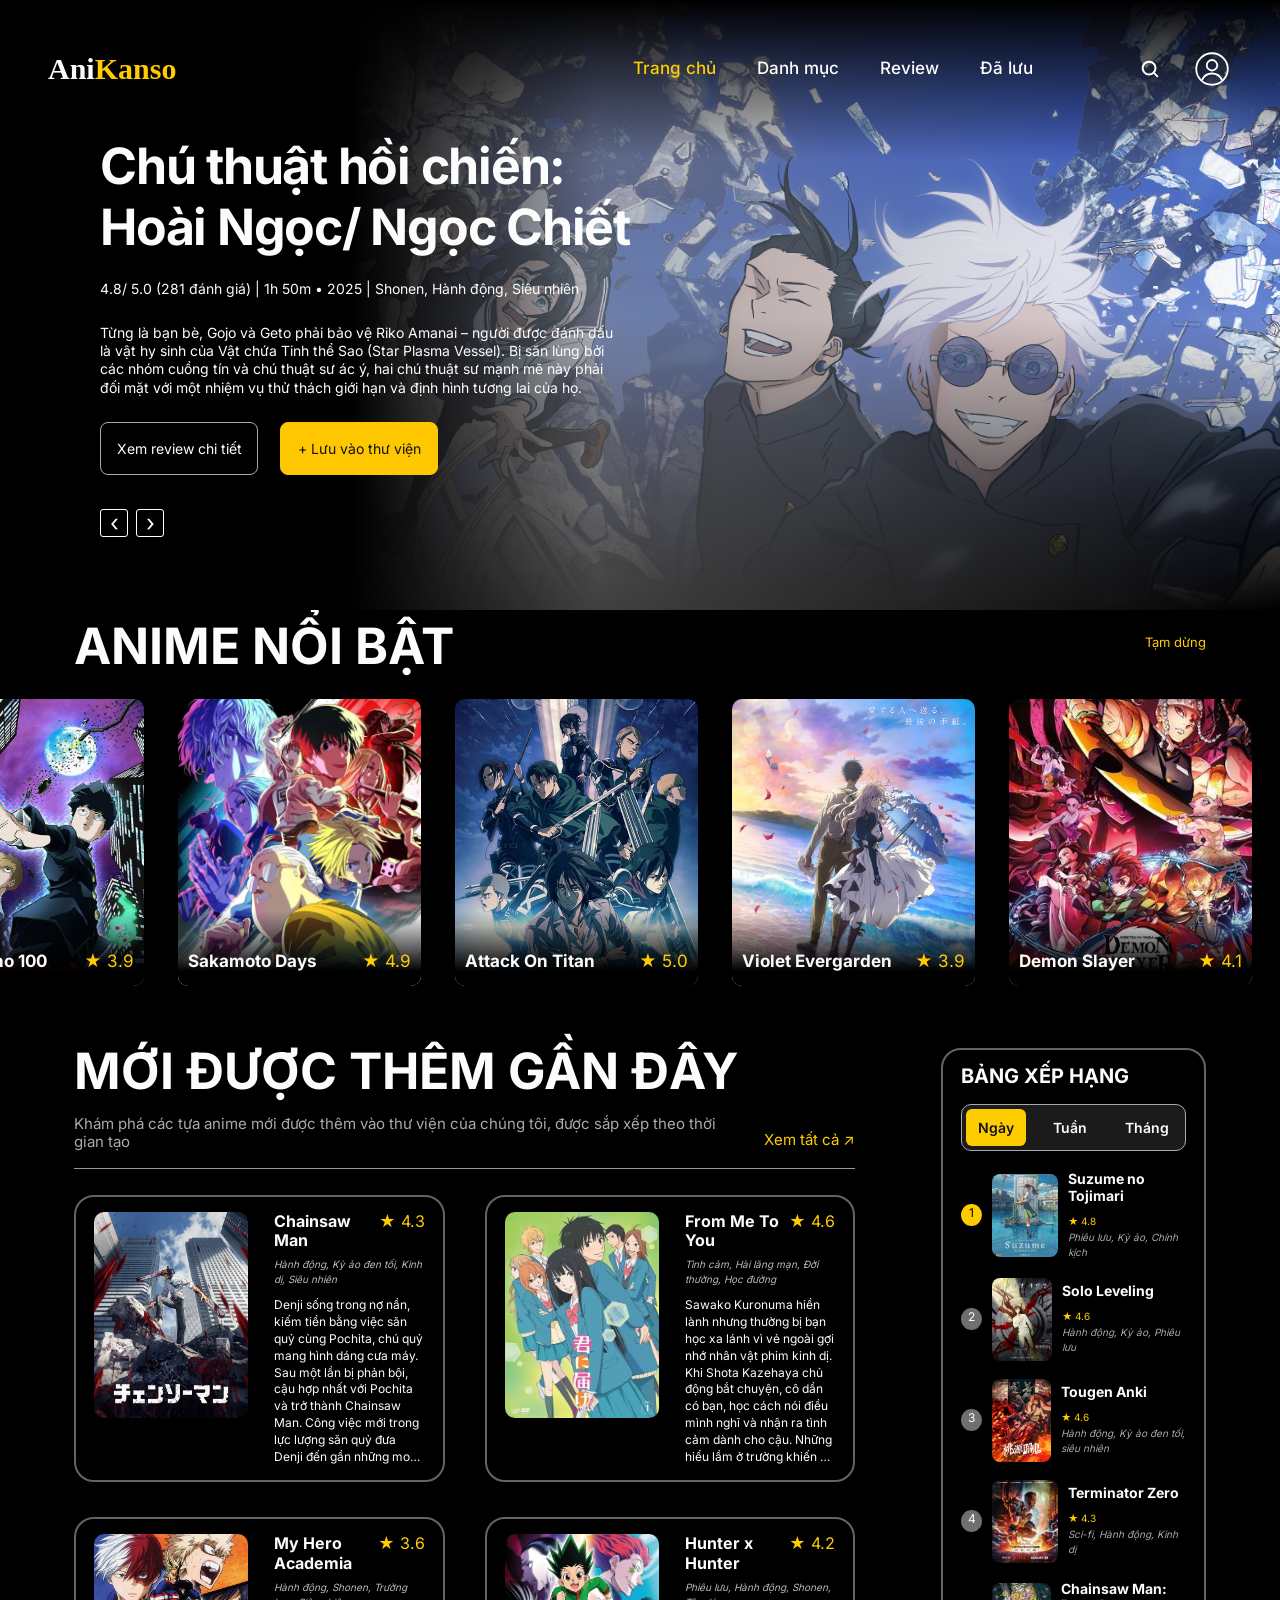
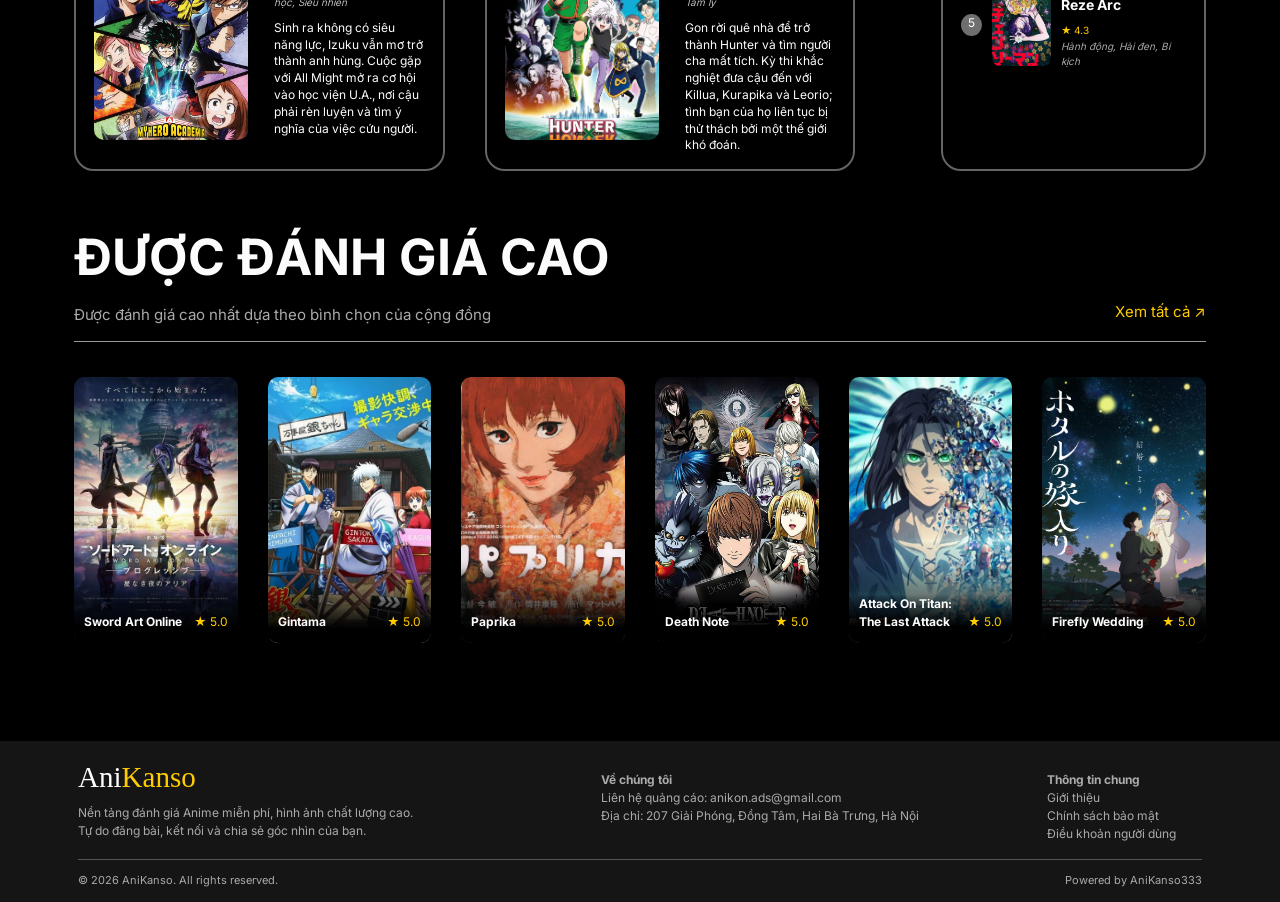
<file: index.html>
<!DOCTYPE html>
<!-- # TRANG: TRANG CHỦ | HTML: khung nội dung | CSS: css/style.css | JavaScript: js/trang-chu.js -->
<!-- # lang="vi" cho trình duyệt biết nội dung trang dùng tiếng Việt. -->
<html lang="vi">
<!-- # Phần thiết lập: bảng mã, tên tab, CSS và JavaScript; không phải nội dung thân trang. -->
<head>
  <!-- # UTF-8 giúp tiếng Việt có dấu hiển thị đúng. -->
  <meta charset="UTF-8">
  <!-- # Cho trang lấy đúng chiều rộng thiết bị, cần cho giao diện điện thoại. -->
  <meta name="viewport" content="width=device-width, initial-scale=1.0">
  <meta name="description" content="Kansou giúp bạn khám phá anime, đọc và viết review.">
  <!-- # Tên trang xuất hiện trên tab trình duyệt. -->
  <title>Trang chủ | Kansou</title>
  <link rel="icon" href="images/favicon.svg">
  <!-- # Nạp CSS dùng chung: màu sắc, font, Grid/Flexbox và responsive. -->
  <link rel="stylesheet" href="css/style.css">
  <!-- # Nạp dữ liệu anime trước; defer đợi HTML đọc xong rồi mới chạy script theo thứ tự. -->
  <script src="js/data.js" defer></script>
  <!-- # Nạp các hàm đọc/ghi localStorage, quản lý người dùng và danh sách đã lưu. -->
  <script src="js/luu-tru.js" defer></script>
  <!-- # Nạp hàm dùng chung: tìm phần tử, menu, tìm kiếm và tạo thẻ poster. -->
  <script src="js/chung.js" defer></script>
  <!-- # Nạp xử lý riêng của Trang chủ; mở js/trang-chu.js để học các hàm và sự kiện. -->
  <script src="js/trang-chu.js" defer></script>
</head>
<!-- # Bắt đầu phần giao diện người xem thấy; class cho phép CSS chọn bố cục phù hợp. -->
<body class="home-page">
  <a class="skip-link" href="#noi-dung">Đến nội dung chính</a>
  <!-- Thanh điều hướng dùng giống nhau ở 8 trang. -->
  <!-- # Thanh đầu trang chứa logo, điều hướng, tìm kiếm và liên kết tài khoản. -->
  <header class="site-header">
    <a class="brand" href="index.html" aria-label="Kansou trang chủ">Ani<span>Kanso</span></a>
    <!-- # Nhóm liên kết chuyển giữa các trang; href là tên tệp HTML cần mở. -->
    <nav id="menu" aria-label="Điều hướng chính">
      <a href="index.html">Trang chủ</a>
      <a href="danh-muc.html">Danh mục</a>
      <a href="review.html">Review</a>
      <a href="da-luu.html">Đã lưu</a>
    </nav>
    <div class="header-actions">
      <button id="nut-tim" class="icon-button" aria-label="Mở tìm kiếm" aria-expanded="false"><img src="images/75ea7.svg" alt=""></button>
      <a id="link-tai-khoan" class="icon-button" href="dang-nhap.html" aria-label="Tài khoản"><img src="images/64455.svg" alt=""></a>
      <button id="nut-menu" class="icon-button mobile-menu" aria-label="Mở menu" aria-expanded="false">☰</button>
    </div>
    <!-- # Form tìm kiếm: name="q" gửi từ khóa sang danh-muc.html?q=...; hidden ẩn lúc đầu. -->
    <form id="tim-kiem" class="search-panel" action="danh-muc.html" hidden>
      <label for="tu-khoa">Tìm anime</label>
      <div><input id="tu-khoa" name="q" type="search" placeholder="Nhập tên anime, tác giả hoặc nhân vật…" autocomplete="off"><button class="button primary">Tìm</button></div>
      <!-- # Vùng có id="goi-y-tim" để JavaScript tìm và cập nhật đúng nội dung. -->
      <div id="goi-y-tim"></div>
    </form>
  </header>
  <!-- # Nội dung chính của trang; id="noi-dung" là đích của liên kết bỏ qua menu. -->
  <main id="noi-dung">
    <!-- # Banner lớn của Trang chủ; JavaScript thay nội dung khi bấm hai mũi tên. -->
    <section class="hero" id="hero">
      <div class="hero-content">
        <h1 id="hero-title">Chú thuật hồi chiến:<br>Hoài Ngọc/ Ngọc Chiết</h1>
        <p id="hero-meta">4.8/ 5.0 (281 đánh giá) | 1h 50m • 2025 | Shonen, Hành động, Siêu nhiên</p>
        <p id="hero-description"></p>
        <div class="hero-buttons"><a id="hero-link" class="button outline" href="chi-tiet.html?id=jujutsu-kaisen-hidden-inventory">Xem review chi tiết</a><button id="hero-save" class="button primary">+ Lưu vào thư viện</button></div>
        <div class="hero-arrows"><button id="hero-truoc" aria-label="Giới thiệu trước">‹</button><button id="hero-sau" aria-label="Giới thiệu tiếp theo">›</button></div>
      </div>
    </section>
    <!-- # Hàng Anime nổi bật; CSS tạo chuyển động và JavaScript điều khiển dừng/chạy. -->
    <section class="featured-section" aria-labelledby="noi-bat-title">
      <div class="container featured-heading"><h2 id="noi-bat-title">ANIME NỔI BẬT</h2><button id="dung-noi-bat" class="text-button" type="button" aria-pressed="false">Tạm dừng</button></div>
      <!-- # Khung nhìn cắt phần ảnh nằm ngoài; vùng anime-noi-bat được JavaScript điền poster. -->
      <div class="featured-viewport"><div id="anime-noi-bat" class="featured-track"></div></div>
    </section>
    <div class="container recent-layout">
      <!-- # Khu vực 4 anime mới thêm; nội dung được tạo trong js/trang-chu.js. -->
      <section class="recent-main">
        <h2>MỚI ĐƯỢC THÊM GẦN ĐÂY</h2>
        <div class="section-subtitle"><p>Khám phá các tựa anime mới được thêm vào thư viện của chúng tôi, được sắp xếp theo thời gian tạo</p><a href="danh-muc.html?nhom=moi">Xem tất cả ↗</a></div>
        <!-- # Vùng có id="anime-moi" để JavaScript tìm và cập nhật đúng nội dung. -->
        <div id="anime-moi" class="recent-grid"></div>
      </section>
      <!-- Hai khu vực dưới chỉ hiển thị mẫu Figma, KHÔNG có liên kết chi tiết. -->
      <!-- # Bảng xếp hạng tĩnh theo Figma; thẻ article không phải liên kết nên không mở chi tiết. -->
      <aside class="ranking" aria-label="Bảng xếp hạng minh họa">
        <h2>BẢNG XẾP HẠNG</h2>
        <div class="ranking-tabs"><span class="selected">Ngày</span><span>Tuần</span><span>Tháng</span></div>
          <article class="ranking-item"><span class="rank-number">1</span><img src="images/ea7cb.png" alt="Poster Suzume no Tojimari" loading="lazy"><div><h3>Suzume no Tojimari</h3><span class="score">★ 4.8</span><p>Phiêu lưu, Kỳ ảo, Chính kịch</p></div></article>
          <article class="ranking-item"><span class="rank-number">2</span><img src="images/c95a5.png" alt="Poster Solo Leveling" loading="lazy"><div><h3>Solo Leveling</h3><span class="score">★ 4.6</span><p>Hành động, Kỳ ảo, Phiêu lưu</p></div></article>
          <article class="ranking-item"><span class="rank-number">3</span><img src="images/2e5c0.png" alt="Poster Tougen Anki" loading="lazy"><div><h3>Tougen Anki</h3><span class="score">★ 4.6</span><p>Hành động, Kỳ ảo đen tối, siêu nhiên</p></div></article>
          <article class="ranking-item"><span class="rank-number">4</span><img src="images/fc28b.png" alt="Poster Terminator Zero" loading="lazy"><div><h3>Terminator Zero</h3><span class="score">★ 4.3</span><p>Sci-fi, Hành động, Kinh dị</p></div></article>
          <article class="ranking-item"><span class="rank-number">5</span><img src="images/31f3b.png" alt="Poster Chainsaw Man: Reze Arc" loading="lazy"><div><h3>Chainsaw Man: Reze Arc</h3><span class="score">★ 4.3</span><p>Hành động, Hài đen, Bi kịch</p></div></article>
      </aside>
    </div>
    <!-- # Mục Được đánh giá cao dùng HTML tĩnh theo phạm vi bài tập. -->
    <section class="container rated-section">
      <h2>ĐƯỢC ĐÁNH GIÁ CAO</h2>
      <div class="section-subtitle"><p>Được đánh giá cao nhất dựa theo bình chọn của cộng đồng</p><span class="yellow">Xem tất cả ↗</span></div>
      <div class="poster-row"><article class="poster-card static-card"><img src="images/f85e2.png" alt="Poster Sword Art Online" loading="lazy"><div class="poster-caption"><strong>Sword Art Online</strong><span class="score">★ 5.0</span></div></article><article class="poster-card static-card"><img src="images/ffbf7.png" alt="Poster Gintama" loading="lazy"><div class="poster-caption"><strong>Gintama</strong><span class="score">★ 5.0</span></div></article><article class="poster-card static-card"><img src="images/c9401.png" alt="Poster Paprika" loading="lazy"><div class="poster-caption"><strong>Paprika</strong><span class="score">★ 5.0</span></div></article><article class="poster-card static-card"><img src="images/1cd09.png" alt="Poster Death Note" loading="lazy"><div class="poster-caption"><strong>Death Note</strong><span class="score">★ 5.0</span></div></article><article class="poster-card static-card"><img src="images/00f57.png" alt="Poster Attack On Titan: The Last Attack" loading="lazy"><div class="poster-caption"><strong>Attack On Titan: The Last Attack</strong><span class="score">★ 5.0</span></div></article><article class="poster-card static-card"><img src="images/0e26b.png" alt="Poster Firefly Wedding" loading="lazy"><div class="poster-caption"><strong>Firefly Wedding</strong><span class="score">★ 5.0</span></div></article></div>
    </section>
  </main>
  <!-- # Chân trang gồm giới thiệu, liên hệ và các nút mở hộp thông tin. -->
  <footer class="site-footer">
    <div class="footer-columns">
      <div><a class="brand" href="index.html">Ani<span>Kanso</span></a><p>Nền tảng đánh giá Anime miễn phí, hình ảnh chất lượng cao.<br>Tự do đăng bài, kết nối và chia sẻ góc nhìn của bạn.</p></div>
      <div><strong>Về chúng tôi</strong><p>Liên hệ quảng cáo: anikon.ads@gmail.com<br>Địa chỉ: 207 Giải Phóng, Đồng Tâm, Hai Bà Trưng, Hà Nội</p></div>
      <div><strong>Thông tin chung</strong><p><button class="text-button" onclick="moThongTin('gioi-thieu')">Giới thiệu</button><br><button class="text-button" onclick="moThongTin('bao-mat')">Chính sách bảo mật</button><br><button class="text-button" onclick="moThongTin('dieu-khoan')">Điều khoản người dùng</button></p></div>
    </div>
    <div class="footer-bottom"><span>© 2026 AniKanso. All rights reserved.</span><span>Powered by AniKanso333</span></div>
  </footer>
  <!-- # Vùng thông báo nổi; JavaScript đổi chữ và bỏ hidden khi cần thông báo. -->
  <div id="thong-bao" role="status" class="toast" hidden></div>
  <!-- # Hộp thoại được mở bằng showModal() và đóng bằng close(); id phân biệt từng hộp. -->
  <dialog id="hop-thong-tin"><button class="dialog-close" onclick="document.getElementById('hop-thong-tin').close()" aria-label="Đóng">×</button><h2 id="tieu-de-hop"></h2><p id="noi-dung-hop"></p></dialog>
</body>
</html>
</file>
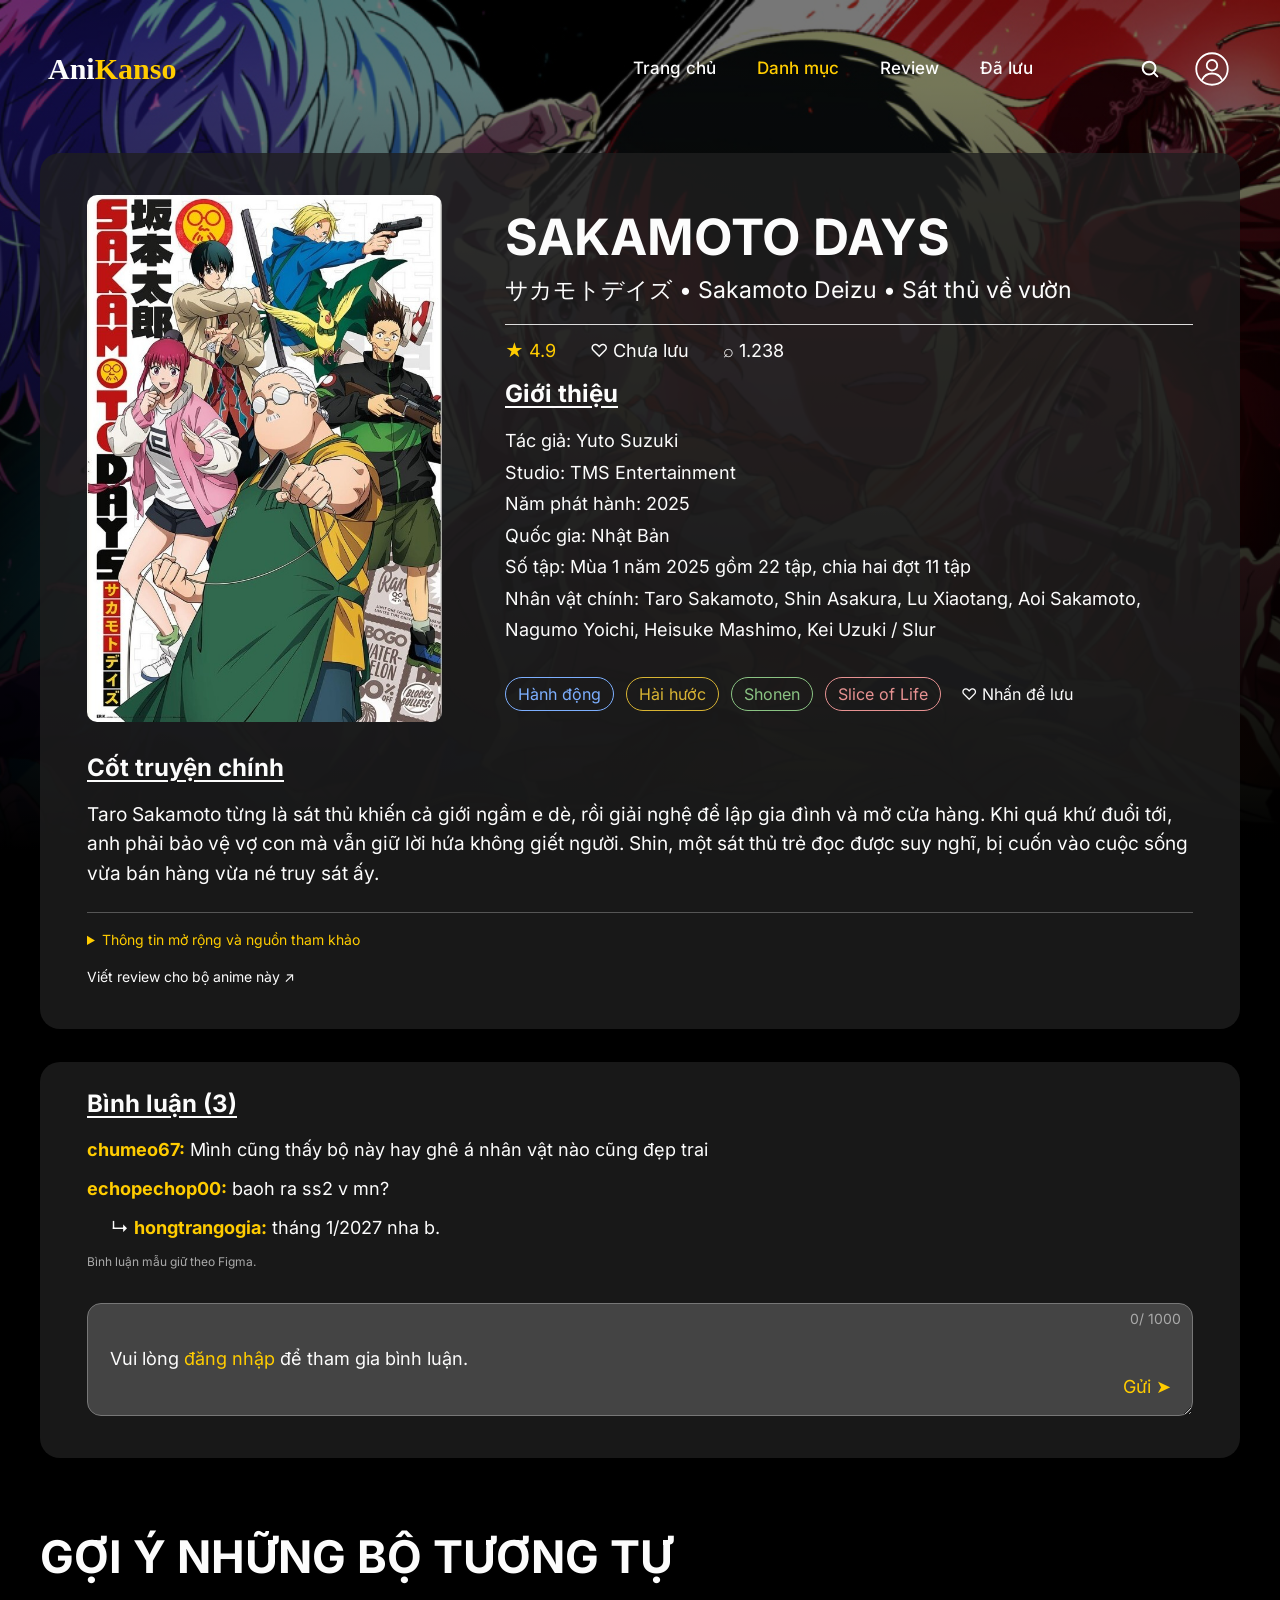
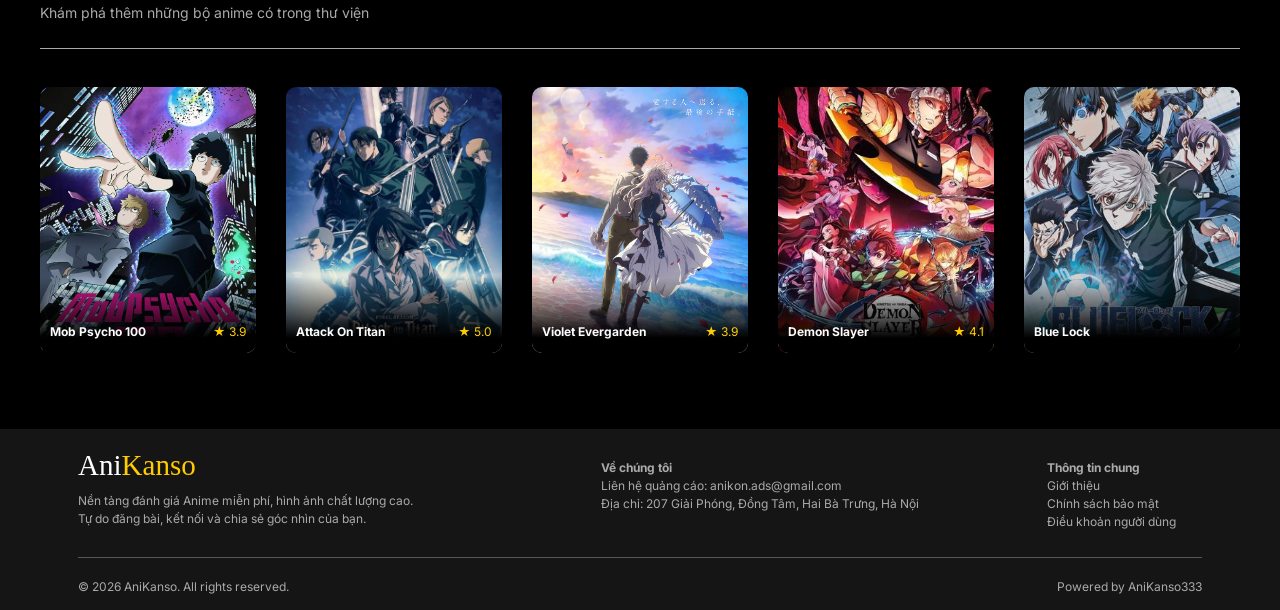
<file: chi-tiet.html>
<!DOCTYPE html>
<html lang="vi">
<head>
  <!-- # UTF-8 giúp tiếng Việt có dấu hiển thị đúng. -->
  <meta charset="UTF-8">
  <meta name="viewport" content="width=device-width, initial-scale=1.0">
  <meta name="description" content="Kansou giúp bạn khám phá anime, đọc và viết review.">
  <!-- # Tên trang xuất hiện trên tab trình duyệt. -->
  <title>Chi tiết anime | Kansou</title>
  <link rel="icon" href="images/favicon.svg">
  <!-- # Nạp CSS dùng chung: màu sắc, font, Grid/Flexbox và responsive. -->
  <link rel="stylesheet" href="css/style.css">
  <!-- # Nạp dữ liệu anime trước; defer đợi HTML đọc xong rồi mới chạy script theo thứ tự. -->
  <script src="js/data.js" defer></script>
  <!-- # Nạp các hàm đọc/ghi localStorage, quản lý người dùng và danh sách đã lưu. -->
  <script src="js/luu-tru.js" defer></script>
  <!-- # Nạp hàm dùng chung: tìm phần tử, menu, tìm kiếm và tạo thẻ poster. -->
  <script src="js/chung.js" defer></script>
  <!-- # Nạp xử lý riêng của Chi tiết anime; mở js/chi-tiet.js để học các hàm và sự kiện. -->
  <script src="js/chi-tiet.js" defer></script>
</head>
<body class="">
  <a class="skip-link" href="#noi-dung">Đến nội dung chính</a>
  <!-- Thanh điều hướng dùng giống nhau ở 8 trang. -->
  <!-- # Thanh đầu trang chứa logo, điều hướng, tìm kiếm và liên kết tài khoản. -->
  <header class="site-header">
    <a class="brand" href="index.html" aria-label="Kansou trang chủ">Ani<span>Kanso</span></a>
    <!-- # Nhóm liên kết chuyển giữa các trang; href là tên tệp HTML cần mở. -->
    <nav id="menu" aria-label="Điều hướng chính">
      <a href="index.html">Trang chủ</a>
      <a href="danh-muc.html">Danh mục</a>
      <a href="review.html">Review</a>
      <a href="da-luu.html">Đã lưu</a>
    </nav>
    <div class="header-actions">
      <button id="nut-tim" class="icon-button" aria-label="Mở tìm kiếm" aria-expanded="false"><img src="images/75ea7.svg" alt=""></button>
      <a id="link-tai-khoan" class="icon-button" href="dang-nhap.html" aria-label="Tài khoản"><img src="images/64455.svg" alt=""></a>
      <button id="nut-menu" class="icon-button mobile-menu" aria-label="Mở menu" aria-expanded="false">☰</button>
    </div>
    <!-- # Form tìm kiếm: name="q" gửi từ khóa sang danh-muc.html?q=...; hidden ẩn lúc đầu. -->
    <form id="tim-kiem" class="search-panel" action="danh-muc.html" hidden>
      <label for="tu-khoa">Tìm anime</label>
      <div><input id="tu-khoa" name="q" type="search" placeholder="Nhập tên anime, tác giả hoặc nhân vật…" autocomplete="off"><button class="button primary">Tìm</button></div>
      <!-- # Vùng có id="goi-y-tim" để JavaScript tìm và cập nhật đúng nội dung. -->
      <div id="goi-y-tim"></div>
    </form>
  </header>
  <!-- # Nội dung chính của trang; id="noi-dung" là đích của liên kết bỏ qua menu. -->
  <main id="noi-dung" class="detail-page">
    <!-- # Vùng có id="nen-chi-tiet" để JavaScript tìm và cập nhật đúng nội dung. -->
    <div id="nen-chi-tiet" class="detail-background"></div>
    <div class="detail-container">
      <article id="thong-tin-anime" class="detail-card">
        <div class="detail-top">
          <img id="poster-chi-tiet" class="detail-poster" src="images/1f3bf.png" alt="Poster anime">
          <div class="detail-info">
            <h1 id="ten-anime">SAKAMOTO DAYS</h1><p id="ten-khac"></p>
            <div class="detail-stats"><span id="diem-anime" class="score"></span><span id="so-luu"></span><span id="luot-xem"></span></div>
            <h2>Giới thiệu</h2><dl id="gioi-thieu-anime"></dl>
            <div class="detail-bottom"><div id="nhan-the-loai" class="tags"></div><button id="luu-anime" class="save-button">♡ Nhấn để lưu</button></div>
          </div>
        </div>
        <section class="story"><h2>Cốt truyện chính</h2><p id="cot-truyen"></p></section>
        <details class="more-information"><summary>Thông tin mở rộng và nguồn tham khảo</summary><div id="thong-tin-mo-rong"></div></details>
        <a id="viet-review-anime" class="text-button yellow" href="review.html">Viết review cho bộ anime này ↗</a>
      </article>
      <section class="comments-card">
        <h2 id="tieu-de-binh-luan">Bình luận</h2><div id="danh-sach-binh-luan"></div>
        <form id="form-binh-luan" class="comment-form">
          <label class="sr-only" for="binh-luan">Nội dung bình luận</label>
          <textarea id="binh-luan" maxlength="1000" placeholder="Chia sẻ cảm nhận của bạn…" required></textarea>
          <p id="yeu-cau-dang-nhap"></p><span class="counter"><span id="dem-ky-tu">0</span>/ 1000</span>
          <button type="submit">Gửi ➤</button><p id="loi-binh-luan" class="form-error" role="alert"></p>
        </form>
        <!-- # Vùng có id="review-cong-dong" để JavaScript tìm và cập nhật đúng nội dung. -->
        <div id="review-cong-dong"></div>
      </section>
      <section class="related-section"><h2>GỢI Ý NHỮNG BỘ TƯƠNG TỰ</h2><p class="muted">Khám phá thêm những bộ anime có trong thư viện</p><div id="anime-lien-quan" class="poster-row"></div></section>
    </div>
  </main>
  <footer class="site-footer">
    <div class="footer-columns">
      <div><a class="brand" href="index.html">Ani<span>Kanso</span></a><p>Nền tảng đánh giá Anime miễn phí, hình ảnh chất lượng cao.<br>Tự do đăng bài, kết nối và chia sẻ góc nhìn của bạn.</p></div>
      <div><strong>Về chúng tôi</strong><p>Liên hệ quảng cáo: anikon.ads@gmail.com<br>Địa chỉ: 207 Giải Phóng, Đồng Tâm, Hai Bà Trưng, Hà Nội</p></div>
      <div><strong>Thông tin chung</strong><p><button class="text-button" onclick="moThongTin('gioi-thieu')">Giới thiệu</button><br><button class="text-button" onclick="moThongTin('bao-mat')">Chính sách bảo mật</button><br><button class="text-button" onclick="moThongTin('dieu-khoan')">Điều khoản người dùng</button></p></div>
    </div>
    <div class="footer-bottom"><span>© 2026 AniKanso. All rights reserved.</span><span>Powered by AniKanso333</span></div>
  </footer>
  <!-- # Vùng thông báo nổi; JavaScript đổi chữ và bỏ hidden khi cần thông báo. -->
  <div id="thong-bao" role="status" class="toast" hidden></div>
  <!-- # Hộp thoại được mở bằng showModal() và đóng bằng close(); id phân biệt từng hộp. -->
  <dialog id="hop-thong-tin"><button class="dialog-close" onclick="document.getElementById('hop-thong-tin').close()" aria-label="Đóng">×</button><h2 id="tieu-de-hop"></h2><p id="noi-dung-hop"></p></dialog>
</body>
</html>
</file>
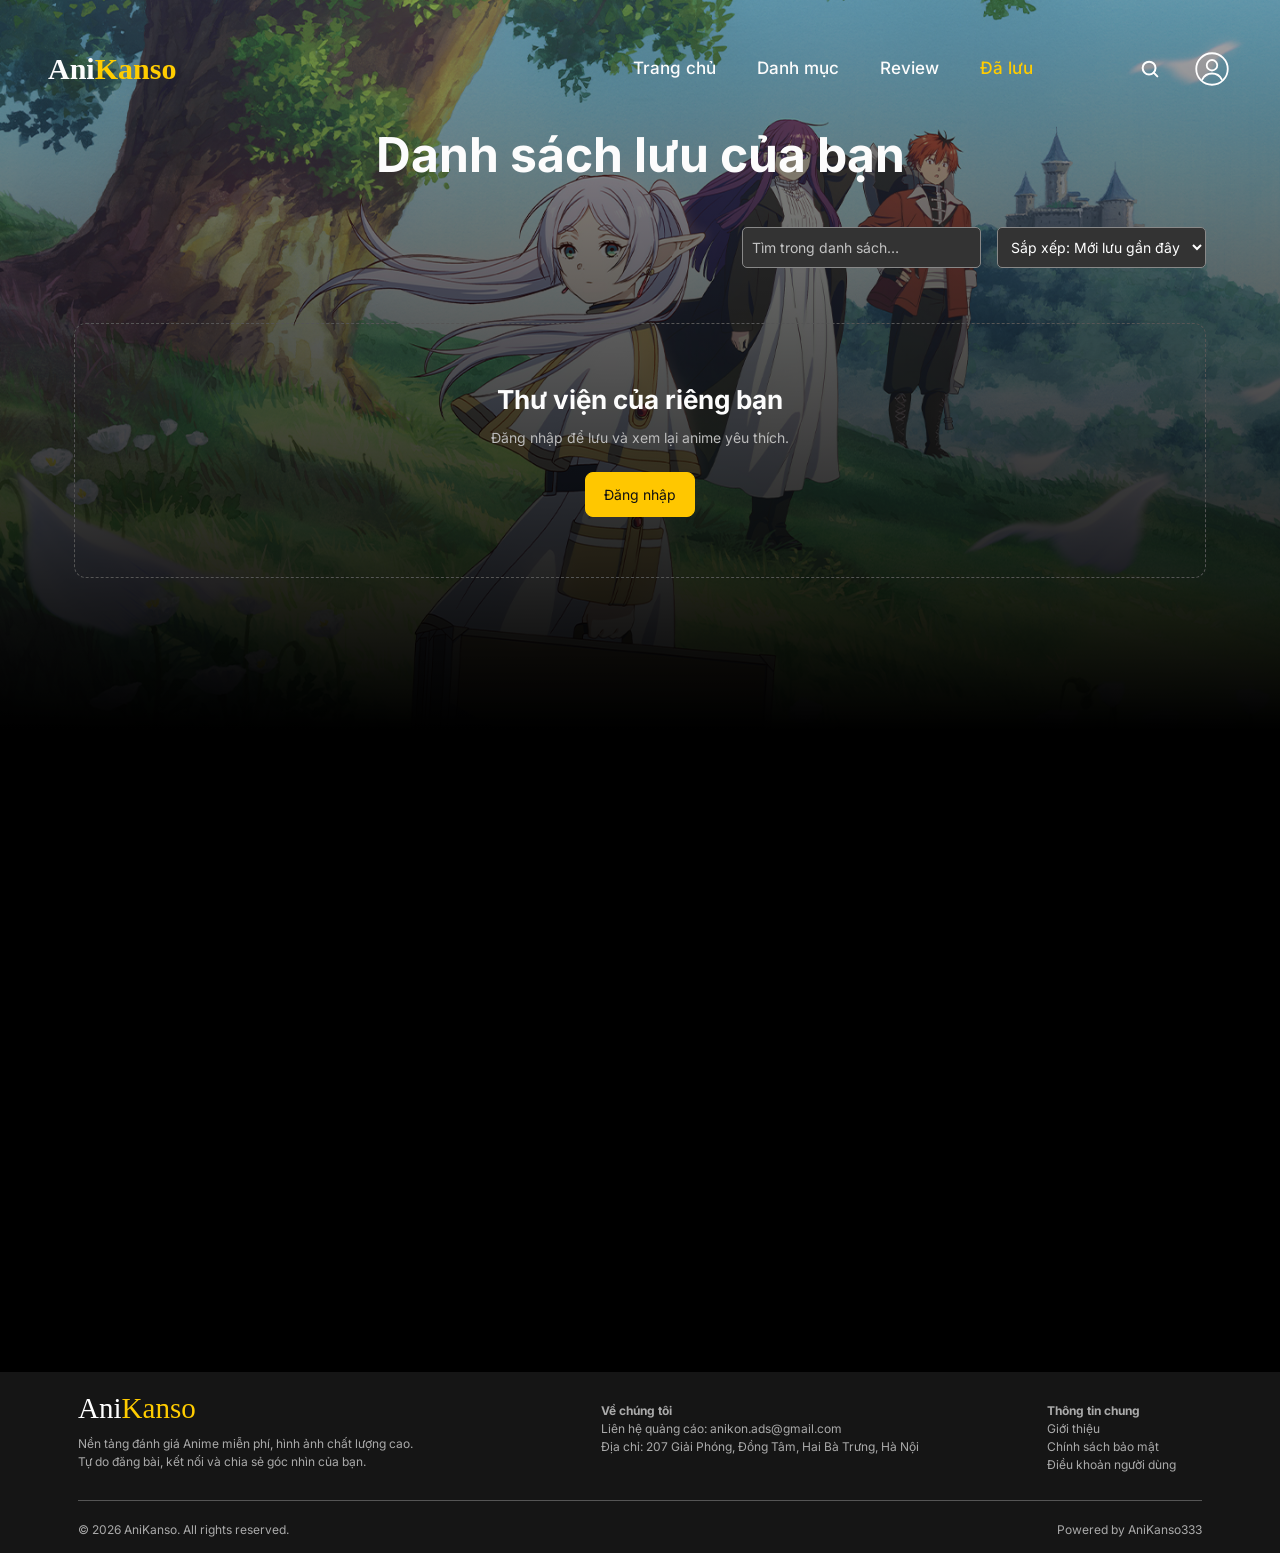
<file: da-luu.html>
<!DOCTYPE html>
<!-- # TRANG: ANIME ĐÃ LƯU | HTML: khung nội dung | CSS: css/style.css | JavaScript: js/da-luu.js -->
<!-- # lang="vi" cho trình duyệt biết nội dung trang dùng tiếng Việt. -->
<html lang="vi">
<!-- # Phần thiết lập: bảng mã, tên tab, CSS và JavaScript; không phải nội dung thân trang. -->
<head>
  <!-- # UTF-8 giúp tiếng Việt có dấu hiển thị đúng. -->
  <meta charset="UTF-8">
  <!-- # Cho trang lấy đúng chiều rộng thiết bị, cần cho giao diện điện thoại. -->
  <meta name="viewport" content="width=device-width, initial-scale=1.0">
  <meta name="description" content="Kansou giúp bạn khám phá anime, đọc và viết review.">
  <!-- # Tên trang xuất hiện trên tab trình duyệt. -->
  <title>Anime đã lưu | Kansou</title>
  <link rel="icon" href="images/favicon.svg">
  <!-- # Nạp CSS dùng chung: màu sắc, font, Grid/Flexbox và responsive. -->
  <link rel="stylesheet" href="css/style.css">
  <!-- # Nạp dữ liệu anime trước; defer đợi HTML đọc xong rồi mới chạy script theo thứ tự. -->
  <script src="js/data.js" defer></script>
  <!-- # Nạp các hàm đọc/ghi localStorage, quản lý người dùng và danh sách đã lưu. -->
  <script src="js/luu-tru.js" defer></script>
  <!-- # Nạp hàm dùng chung: tìm phần tử, menu, tìm kiếm và tạo thẻ poster. -->
  <script src="js/chung.js" defer></script>
  <!-- # Nạp xử lý riêng của Anime đã lưu; mở js/da-luu.js để học các hàm và sự kiện. -->
  <script src="js/da-luu.js" defer></script>
</head>
<!-- # Bắt đầu phần giao diện người xem thấy; class cho phép CSS chọn bố cục phù hợp. -->
<body class="library-page">
  <a class="skip-link" href="#noi-dung">Đến nội dung chính</a>
  <!-- Thanh điều hướng dùng giống nhau ở 8 trang. -->
  <!-- # Thanh đầu trang chứa logo, điều hướng, tìm kiếm và liên kết tài khoản. -->
  <header class="site-header">
    <a class="brand" href="index.html" aria-label="Kansou trang chủ">Ani<span>Kanso</span></a>
    <!-- # Nhóm liên kết chuyển giữa các trang; href là tên tệp HTML cần mở. -->
    <nav id="menu" aria-label="Điều hướng chính">
      <a href="index.html">Trang chủ</a>
      <a href="danh-muc.html">Danh mục</a>
      <a href="review.html">Review</a>
      <a href="da-luu.html">Đã lưu</a>
    </nav>
    <div class="header-actions">
      <button id="nut-tim" class="icon-button" aria-label="Mở tìm kiếm" aria-expanded="false"><img src="images/75ea7.svg" alt=""></button>
      <a id="link-tai-khoan" class="icon-button" href="dang-nhap.html" aria-label="Tài khoản"><img src="images/64455.svg" alt=""></a>
      <button id="nut-menu" class="icon-button mobile-menu" aria-label="Mở menu" aria-expanded="false">☰</button>
    </div>
    <!-- # Form tìm kiếm: name="q" gửi từ khóa sang danh-muc.html?q=...; hidden ẩn lúc đầu. -->
    <form id="tim-kiem" class="search-panel" action="danh-muc.html" hidden>
      <label for="tu-khoa">Tìm anime</label>
      <div><input id="tu-khoa" name="q" type="search" placeholder="Nhập tên anime, tác giả hoặc nhân vật…" autocomplete="off"><button class="button primary">Tìm</button></div>
      <!-- # Vùng có id="goi-y-tim" để JavaScript tìm và cập nhật đúng nội dung. -->
      <div id="goi-y-tim"></div>
    </form>
  </header>
  <!-- # Nội dung chính của trang; id="noi-dung" là đích của liên kết bỏ qua menu. -->
  <main id="noi-dung" class="saved-page container">
    <h1>Danh sách lưu của bạn</h1>
    <div class="saved-toolbar"><label class="sr-only" for="tim-da-luu">Tìm anime đã lưu</label><input id="tim-da-luu" type="search" placeholder="Tìm trong danh sách…"><select id="sap-xep-da-luu" aria-label="Sắp xếp anime đã lưu"><option value="moi">Sắp xếp: Mới lưu gần đây</option><option value="az">Tên A → Z</option><option value="diem">Điểm cao nhất</option></select></div>
    <!-- # Vùng có id="danh-sach-da-luu" để JavaScript tìm và cập nhật đúng nội dung. -->
    <div id="danh-sach-da-luu" class="poster-grid saved-grid"></div>
  </main>
  <!-- # Chân trang gồm giới thiệu, liên hệ và các nút mở hộp thông tin. -->
  <footer class="site-footer">
    <div class="footer-columns">
      <div><a class="brand" href="index.html">Ani<span>Kanso</span></a><p>Nền tảng đánh giá Anime miễn phí, hình ảnh chất lượng cao.<br>Tự do đăng bài, kết nối và chia sẻ góc nhìn của bạn.</p></div>
      <div><strong>Về chúng tôi</strong><p>Liên hệ quảng cáo: anikon.ads@gmail.com<br>Địa chỉ: 207 Giải Phóng, Đồng Tâm, Hai Bà Trưng, Hà Nội</p></div>
      <div><strong>Thông tin chung</strong><p><button class="text-button" onclick="moThongTin('gioi-thieu')">Giới thiệu</button><br><button class="text-button" onclick="moThongTin('bao-mat')">Chính sách bảo mật</button><br><button class="text-button" onclick="moThongTin('dieu-khoan')">Điều khoản người dùng</button></p></div>
    </div>
    <div class="footer-bottom"><span>© 2026 AniKanso. All rights reserved.</span><span>Powered by AniKanso333</span></div>
  </footer>
  <!-- # Vùng thông báo nổi; JavaScript đổi chữ và bỏ hidden khi cần thông báo. -->
  <div id="thong-bao" role="status" class="toast" hidden></div>
  <!-- # Hộp thoại được mở bằng showModal() và đóng bằng close(); id phân biệt từng hộp. -->
  <dialog id="hop-thong-tin"><button class="dialog-close" onclick="document.getElementById('hop-thong-tin').close()" aria-label="Đóng">×</button><h2 id="tieu-de-hop"></h2><p id="noi-dung-hop"></p></dialog>
</body>
</html>
</file>
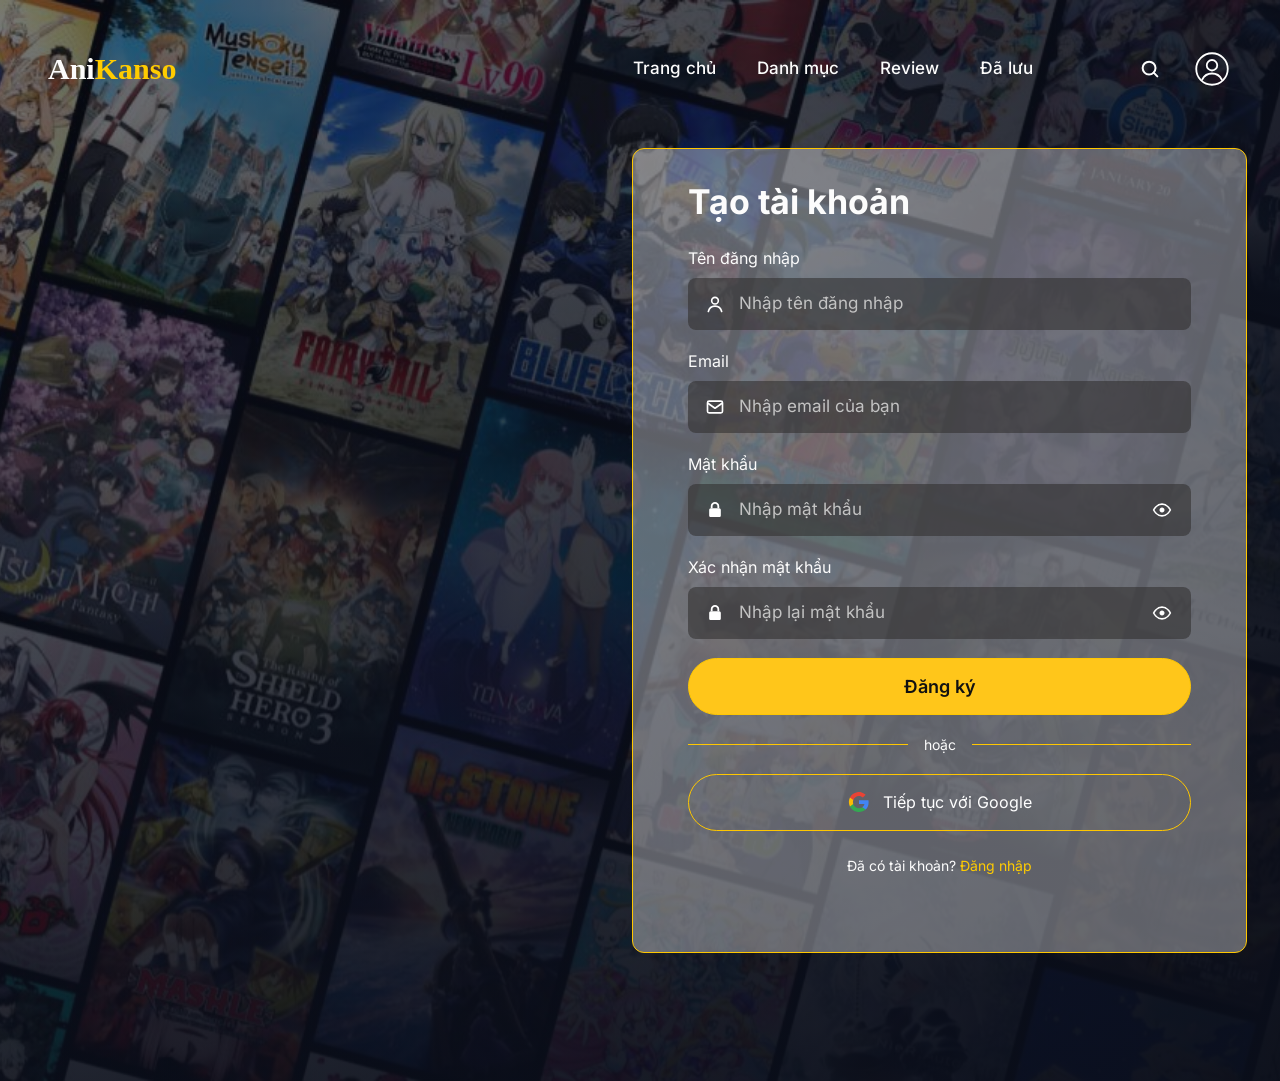
<file: dang-ky.html>
<!DOCTYPE html>
<!-- # TRANG: ĐĂNG KÝ | HTML: khung nội dung | CSS: css/style.css | JavaScript: js/tai-khoan.js -->
<!-- # lang="vi" cho trình duyệt biết nội dung trang dùng tiếng Việt. -->
<html lang="vi">
<!-- # Phần thiết lập: bảng mã, tên tab, CSS và JavaScript; không phải nội dung thân trang. -->
<head>
  <!-- # UTF-8 giúp tiếng Việt có dấu hiển thị đúng. -->
  <meta charset="UTF-8">
  <!-- # Cho trang lấy đúng chiều rộng thiết bị, cần cho giao diện điện thoại. -->
  <meta name="viewport" content="width=device-width, initial-scale=1.0">
  <meta name="description" content="Kansou giúp bạn khám phá anime, đọc và viết review.">
  <!-- # Tên trang xuất hiện trên tab trình duyệt. -->
  <title>Đăng ký | Kansou</title>
  <link rel="icon" href="images/favicon.svg">
  <!-- # Nạp CSS dùng chung: màu sắc, font, Grid/Flexbox và responsive. -->
  <link rel="stylesheet" href="css/style.css">
  <!-- # Nạp dữ liệu anime trước; defer đợi HTML đọc xong rồi mới chạy script theo thứ tự. -->
  <script src="js/data.js" defer></script>
  <!-- # Nạp các hàm đọc/ghi localStorage, quản lý người dùng và danh sách đã lưu. -->
  <script src="js/luu-tru.js" defer></script>
  <!-- # Nạp hàm dùng chung: tìm phần tử, menu, tìm kiếm và tạo thẻ poster. -->
  <script src="js/chung.js" defer></script>
  <!-- # Nạp xử lý riêng của Đăng ký; mở js/tai-khoan.js để học các hàm và sự kiện. -->
  <script src="js/tai-khoan.js" defer></script>
</head>
<!-- # Bắt đầu phần giao diện người xem thấy; class cho phép CSS chọn bố cục phù hợp. -->
<body class="auth-body">
  <a class="skip-link" href="#noi-dung">Đến nội dung chính</a>
  <!-- Thanh điều hướng dùng giống nhau ở 8 trang. -->
  <!-- # Thanh đầu trang chứa logo, điều hướng, tìm kiếm và liên kết tài khoản. -->
  <header class="site-header">
    <a class="brand" href="index.html" aria-label="Kansou trang chủ">Ani<span>Kanso</span></a>
    <!-- # Nhóm liên kết chuyển giữa các trang; href là tên tệp HTML cần mở. -->
    <nav id="menu" aria-label="Điều hướng chính">
      <a href="index.html">Trang chủ</a>
      <a href="danh-muc.html">Danh mục</a>
      <a href="review.html">Review</a>
      <a href="da-luu.html">Đã lưu</a>
    </nav>
    <div class="header-actions">
      <button id="nut-tim" class="icon-button" aria-label="Mở tìm kiếm" aria-expanded="false"><img src="images/75ea7.svg" alt=""></button>
      <a id="link-tai-khoan" class="icon-button" href="dang-nhap.html" aria-label="Tài khoản"><img src="images/64455.svg" alt=""></a>
      <button id="nut-menu" class="icon-button mobile-menu" aria-label="Mở menu" aria-expanded="false">☰</button>
    </div>
    <!-- # Form tìm kiếm: name="q" gửi từ khóa sang danh-muc.html?q=...; hidden ẩn lúc đầu. -->
    <form id="tim-kiem" class="search-panel" action="danh-muc.html" hidden>
      <label for="tu-khoa">Tìm anime</label>
      <div><input id="tu-khoa" name="q" type="search" placeholder="Nhập tên anime, tác giả hoặc nhân vật…" autocomplete="off"><button class="button primary">Tìm</button></div>
      <!-- # Vùng có id="goi-y-tim" để JavaScript tìm và cập nhật đúng nội dung. -->
      <div id="goi-y-tim"></div>
    </form>
  </header>
  <!-- # Nội dung chính của trang; id="noi-dung" là đích của liên kết bỏ qua menu. -->
  <main id="noi-dung" class="auth-page"><section class="auth-card signup"><h1>Tạo tài khoản</h1>
      <!-- # Form đăng ký; kiểm tra required, email, độ dài và hai mật khẩu khớp nhau. -->
      <form id="form-dang-ky">
        <div class="auth-field"><label for="ten-dang-ky">Tên đăng nhập</label><div class="input-with-icon"><img src="images/8b4e0.svg" alt=""><input id="ten-dang-ky" name="ten-dang-ky" type="text" placeholder="Nhập tên đăng nhập" required maxlength="100"></div></div>
        <div class="auth-field"><label for="email-dang-ky">Email</label><div class="input-with-icon"><img src="images/97bbf.svg" alt=""><input id="email-dang-ky" name="email-dang-ky" type="email" placeholder="Nhập email của bạn" required maxlength="100"></div></div>
        <div class="auth-field"><label for="mat-khau-dang-ky">Mật khẩu</label><div class="input-with-icon"><img src="images/b0e44.svg" alt=""><input id="mat-khau-dang-ky" name="mat-khau-dang-ky" type="password" placeholder="Nhập mật khẩu" required minlength="8" maxlength="128" autocomplete="new-password"><button class="icon-button" type="button" onclick="hienMatKhau('mat-khau-dang-ky', this)" aria-label="Hiện mật khẩu" aria-pressed="false"><img src="images/33a1b.svg" alt=""></button></div></div>
        <div class="auth-field"><label for="xac-nhan">Xác nhận mật khẩu</label><div class="input-with-icon"><img src="images/b0e44.svg" alt=""><input id="xac-nhan" name="xac-nhan" type="password" placeholder="Nhập lại mật khẩu" required minlength="8" maxlength="128" autocomplete="new-password"><button class="icon-button" type="button" onclick="hienMatKhau('xac-nhan', this)" aria-label="Hiện mật khẩu" aria-pressed="false"><img src="images/33a1b.svg" alt=""></button></div></div>
        <p id="loi-dang-ky" class="form-error" role="alert"></p><button class="button primary" type="submit">Đăng ký</button>
      </form>
      <div class="auth-divider">hoặc</div><button id="google" type="button" class="button google-button"><img src="images/80ba4.svg" alt="">Tiếp tục với Google</button>      <p class="auth-switch">Đã có tài khoản? <a href="dang-nhap.html">Đăng nhập</a></p>
    </section>
    <!-- # Hộp thoại được mở bằng showModal() và đóng bằng close(); id phân biệt từng hộp. -->
    <dialog id="dang-ky-xong"><h2>Đã tạo tài khoản</h2><p>Lưu mã dưới đây để khôi phục mật khẩu trên trình duyệt này.</p><p id="ma-vua-tao" class="recovery-code"></p><button class="button primary" onclick="location.href='tai-khoan.html'">Đã lưu mã và tiếp tục</button></dialog>
  </main>

  <!-- # Vùng thông báo nổi; JavaScript đổi chữ và bỏ hidden khi cần thông báo. -->
  <div id="thong-bao" role="status" class="toast" hidden></div>
  <!-- # Hộp thoại được mở bằng showModal() và đóng bằng close(); id phân biệt từng hộp. -->
  <dialog id="hop-thong-tin"><button class="dialog-close" onclick="document.getElementById('hop-thong-tin').close()" aria-label="Đóng">×</button><h2 id="tieu-de-hop"></h2><p id="noi-dung-hop"></p></dialog>
</body>
</html>
</file>
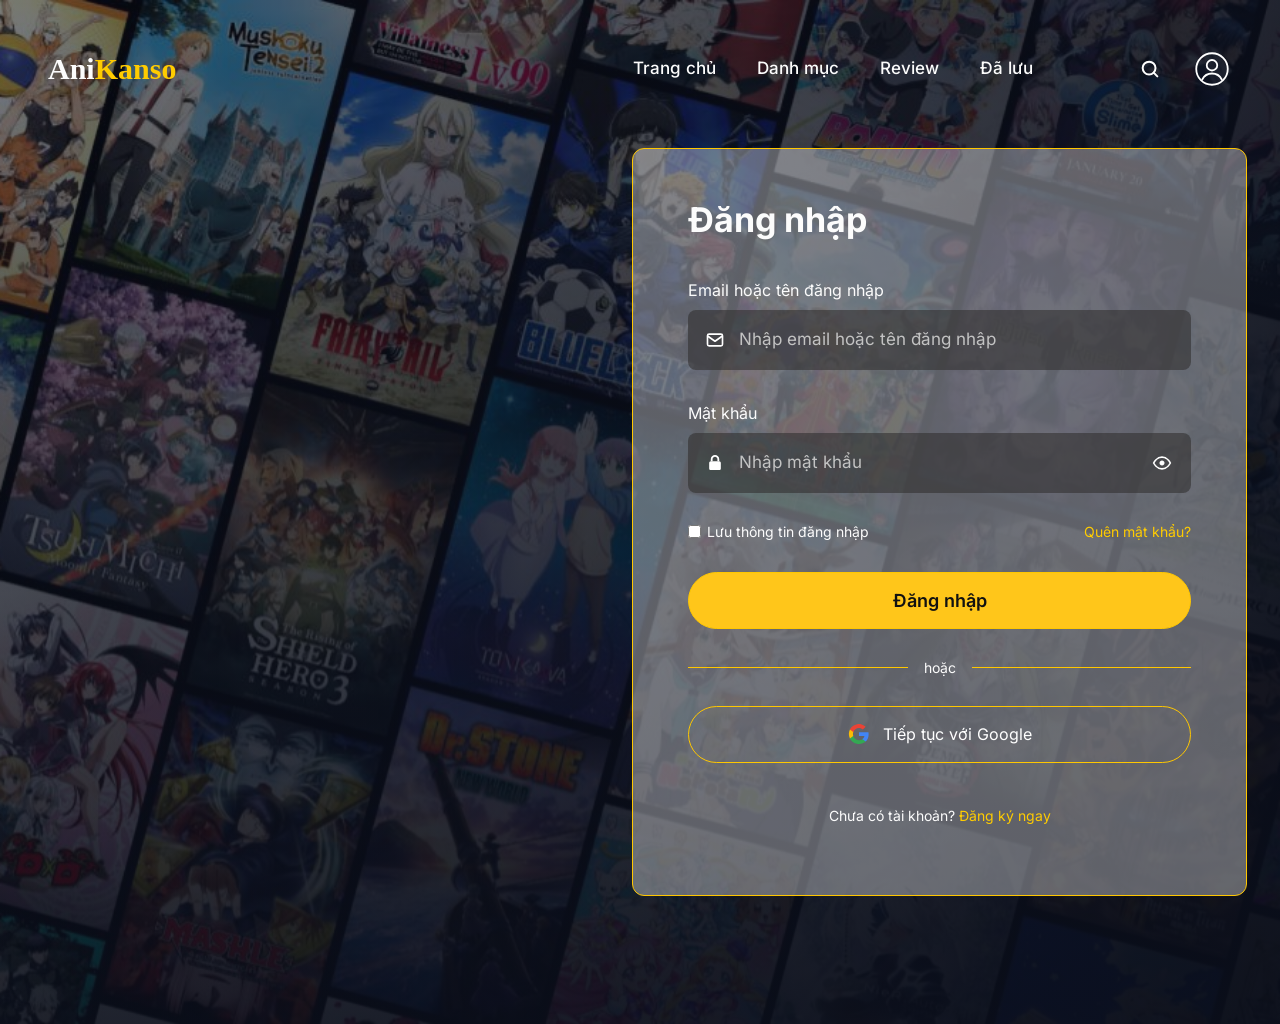
<file: dang-nhap.html>
<!DOCTYPE html>
<!-- # TRANG: ĐĂNG NHẬP | HTML: khung nội dung | CSS: css/style.css | JavaScript: js/tai-khoan.js -->
<!-- # lang="vi" cho trình duyệt biết nội dung trang dùng tiếng Việt. -->
<html lang="vi">
<!-- # Phần thiết lập: bảng mã, tên tab, CSS và JavaScript; không phải nội dung thân trang. -->
<head>
  <!-- # UTF-8 giúp tiếng Việt có dấu hiển thị đúng. -->
  <meta charset="UTF-8">
  <!-- # Cho trang lấy đúng chiều rộng thiết bị, cần cho giao diện điện thoại. -->
  <meta name="viewport" content="width=device-width, initial-scale=1.0">
  <meta name="description" content="Kansou giúp bạn khám phá anime, đọc và viết review.">
  <!-- # Tên trang xuất hiện trên tab trình duyệt. -->
  <title>Đăng nhập | Kansou</title>
  <link rel="icon" href="images/favicon.svg">
  <!-- # Nạp CSS dùng chung: màu sắc, font, Grid/Flexbox và responsive. -->
  <link rel="stylesheet" href="css/style.css">
  <!-- # Nạp dữ liệu anime trước; defer đợi HTML đọc xong rồi mới chạy script theo thứ tự. -->
  <script src="js/data.js" defer></script>
  <!-- # Nạp các hàm đọc/ghi localStorage, quản lý người dùng và danh sách đã lưu. -->
  <script src="js/luu-tru.js" defer></script>
  <!-- # Nạp hàm dùng chung: tìm phần tử, menu, tìm kiếm và tạo thẻ poster. -->
  <script src="js/chung.js" defer></script>
  <!-- # Nạp xử lý riêng của Đăng nhập; mở js/tai-khoan.js để học các hàm và sự kiện. -->
  <script src="js/tai-khoan.js" defer></script>
</head>
<!-- # Bắt đầu phần giao diện người xem thấy; class cho phép CSS chọn bố cục phù hợp. -->
<body class="auth-body">
  <a class="skip-link" href="#noi-dung">Đến nội dung chính</a>
  <!-- Thanh điều hướng dùng giống nhau ở 8 trang. -->
  <!-- # Thanh đầu trang chứa logo, điều hướng, tìm kiếm và liên kết tài khoản. -->
  <header class="site-header">
    <a class="brand" href="index.html" aria-label="Kansou trang chủ">Ani<span>Kanso</span></a>
    <!-- # Nhóm liên kết chuyển giữa các trang; href là tên tệp HTML cần mở. -->
    <nav id="menu" aria-label="Điều hướng chính">
      <a href="index.html">Trang chủ</a>
      <a href="danh-muc.html">Danh mục</a>
      <a href="review.html">Review</a>
      <a href="da-luu.html">Đã lưu</a>
    </nav>
    <div class="header-actions">
      <button id="nut-tim" class="icon-button" aria-label="Mở tìm kiếm" aria-expanded="false"><img src="images/75ea7.svg" alt=""></button>
      <a id="link-tai-khoan" class="icon-button" href="dang-nhap.html" aria-label="Tài khoản"><img src="images/64455.svg" alt=""></a>
      <button id="nut-menu" class="icon-button mobile-menu" aria-label="Mở menu" aria-expanded="false">☰</button>
    </div>
    <!-- # Form tìm kiếm: name="q" gửi từ khóa sang danh-muc.html?q=...; hidden ẩn lúc đầu. -->
    <form id="tim-kiem" class="search-panel" action="danh-muc.html" hidden>
      <label for="tu-khoa">Tìm anime</label>
      <div><input id="tu-khoa" name="q" type="search" placeholder="Nhập tên anime, tác giả hoặc nhân vật…" autocomplete="off"><button class="button primary">Tìm</button></div>
      <!-- # Vùng có id="goi-y-tim" để JavaScript tìm và cập nhật đúng nội dung. -->
      <div id="goi-y-tim"></div>
    </form>
  </header>
  <!-- # Nội dung chính của trang; id="noi-dung" là đích của liên kết bỏ qua menu. -->
  <main id="noi-dung" class="auth-page"><section class="auth-card"><h1>Đăng nhập</h1>
      <!-- # Form đăng nhập; JavaScript đọc tên/email và mật khẩu để kiểm tra kho trình duyệt. -->
      <form id="form-dang-nhap">
        <div class="auth-field"><label for="tai-khoan">Email hoặc tên đăng nhập</label><div class="input-with-icon"><img src="images/97bbf.svg" alt=""><input id="tai-khoan" name="tai-khoan" type="text" placeholder="Nhập email hoặc tên đăng nhập" required maxlength="100"></div></div>
        <div class="auth-field"><label for="mat-khau">Mật khẩu</label><div class="input-with-icon"><img src="images/b0e44.svg" alt=""><input id="mat-khau" name="mat-khau" type="password" placeholder="Nhập mật khẩu" required minlength="8" maxlength="128" autocomplete="new-password"><button class="icon-button" type="button" onclick="hienMatKhau('mat-khau', this)" aria-label="Hiện mật khẩu" aria-pressed="false"><img src="images/33a1b.svg" alt=""></button></div></div>
        <div class="auth-options"><label><input id="ghi-nho" type="checkbox"> Lưu thông tin đăng nhập</label><button type="button" class="text-button" onclick="document.getElementById('quen-mat-khau').showModal()">Quên mật khẩu?</button></div>
        <p id="loi-dang-nhap" class="form-error" role="alert"></p><button class="button primary" type="submit">Đăng nhập</button>
      </form>
      <div class="auth-divider">hoặc</div><button id="google" type="button" class="button google-button"><img src="images/80ba4.svg" alt="">Tiếp tục với Google</button>      <p class="auth-switch">Chưa có tài khoản? <a href="dang-ky.html">Đăng ký ngay</a></p>
    </section>
    <!-- # Hộp thoại được mở bằng showModal() và đóng bằng close(); id phân biệt từng hộp. -->
    <dialog id="quen-mat-khau"><button class="dialog-close" onclick="document.getElementById('quen-mat-khau').close()" aria-label="Đóng">×</button><h2>Khôi phục mật khẩu</h2><p>Nhập email và mã khôi phục bạn đã lưu khi đăng ký.</p><form id="form-khoi-phuc"><label>Email<input id="email-khoi-phuc" type="email" required></label><label>Mã khôi phục<input id="ma-khoi-phuc" required></label><label>Mật khẩu mới<input id="mat-khau-moi" type="password" minlength="8" required></label><p id="loi-khoi-phuc" class="form-error" role="alert"></p><button class="button primary">Đổi mật khẩu</button></form></dialog>
  </main>

  <!-- # Vùng thông báo nổi; JavaScript đổi chữ và bỏ hidden khi cần thông báo. -->
  <div id="thong-bao" role="status" class="toast" hidden></div>
  <!-- # Hộp thoại được mở bằng showModal() và đóng bằng close(); id phân biệt từng hộp. -->
  <dialog id="hop-thong-tin"><button class="dialog-close" onclick="document.getElementById('hop-thong-tin').close()" aria-label="Đóng">×</button><h2 id="tieu-de-hop"></h2><p id="noi-dung-hop"></p></dialog>
</body>
</html>
</file>
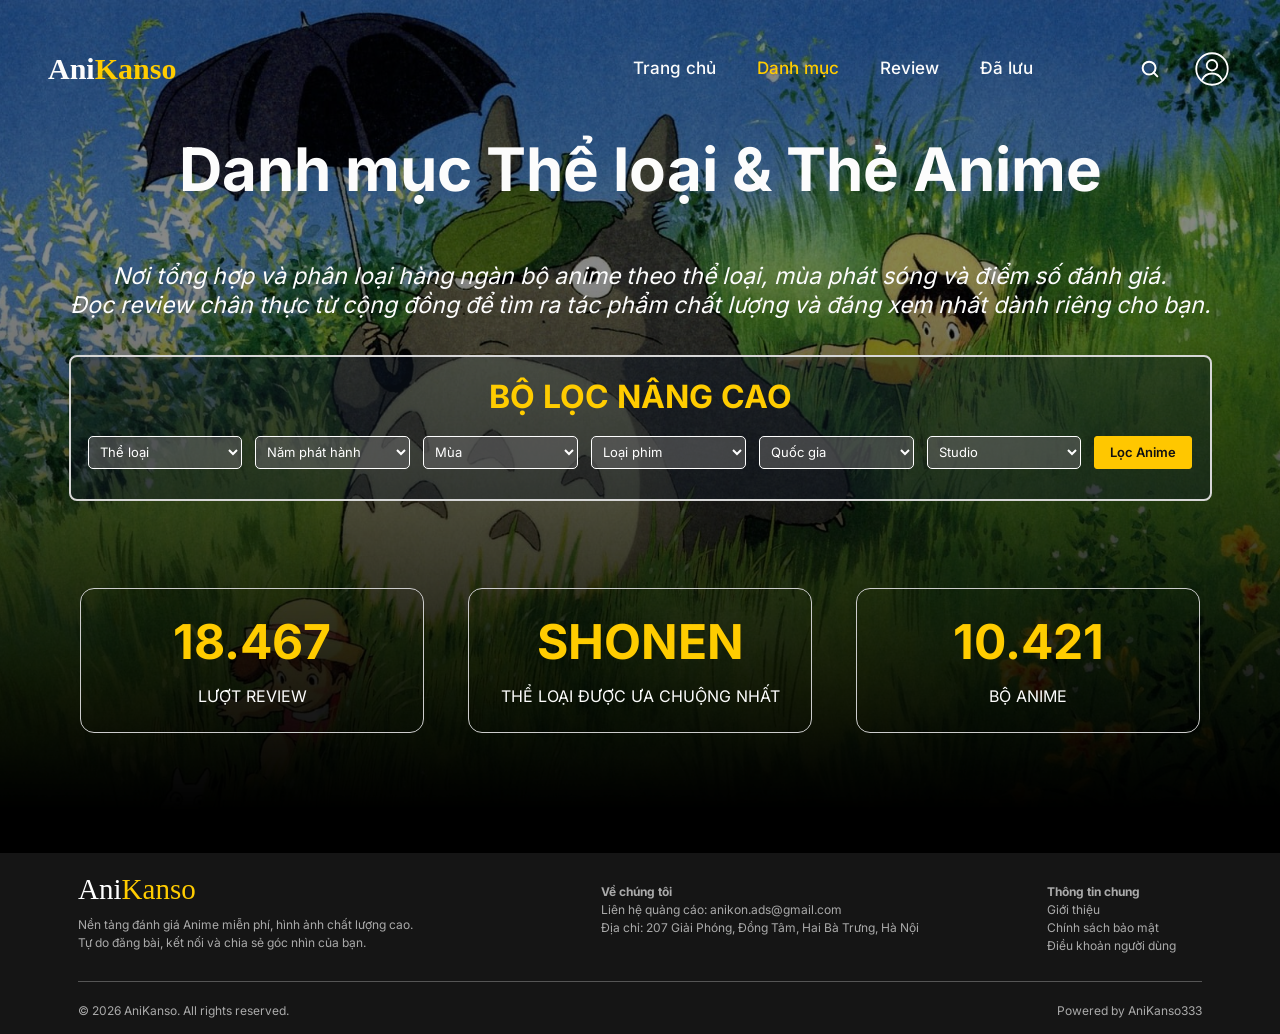
<file: danh-muc.html>
<!DOCTYPE html>
<!-- # TRANG: DANH MỤC | HTML: khung nội dung | CSS: css/style.css | JavaScript: js/danh-muc.js -->
<!-- # lang="vi" cho trình duyệt biết nội dung trang dùng tiếng Việt. -->
<html lang="vi">
<!-- # Phần thiết lập: bảng mã, tên tab, CSS và JavaScript; không phải nội dung thân trang. -->
<head>
  <!-- # UTF-8 giúp tiếng Việt có dấu hiển thị đúng. -->
  <meta charset="UTF-8">
  <!-- # Cho trang lấy đúng chiều rộng thiết bị, cần cho giao diện điện thoại. -->
  <meta name="viewport" content="width=device-width, initial-scale=1.0">
  <meta name="description" content="Kansou giúp bạn khám phá anime, đọc và viết review.">
  <!-- # Tên trang xuất hiện trên tab trình duyệt. -->
  <title>Danh mục | Kansou</title>
  <link rel="icon" href="images/favicon.svg">
  <!-- # Nạp CSS dùng chung: màu sắc, font, Grid/Flexbox và responsive. -->
  <link rel="stylesheet" href="css/style.css">
  <!-- # Nạp dữ liệu anime trước; defer đợi HTML đọc xong rồi mới chạy script theo thứ tự. -->
  <script src="js/data.js" defer></script>
  <!-- # Nạp các hàm đọc/ghi localStorage, quản lý người dùng và danh sách đã lưu. -->
  <script src="js/luu-tru.js" defer></script>
  <!-- # Nạp hàm dùng chung: tìm phần tử, menu, tìm kiếm và tạo thẻ poster. -->
  <script src="js/chung.js" defer></script>
  <!-- # Nạp xử lý riêng của Danh mục; mở js/danh-muc.js để học các hàm và sự kiện. -->
  <script src="js/danh-muc.js" defer></script>
</head>
<!-- # Bắt đầu phần giao diện người xem thấy; class cho phép CSS chọn bố cục phù hợp. -->
<body class="catalog-page">
  <a class="skip-link" href="#noi-dung">Đến nội dung chính</a>
  <!-- Thanh điều hướng dùng giống nhau ở 8 trang. -->
  <!-- # Thanh đầu trang chứa logo, điều hướng, tìm kiếm và liên kết tài khoản. -->
  <header class="site-header">
    <a class="brand" href="index.html" aria-label="Kansou trang chủ">Ani<span>Kanso</span></a>
    <!-- # Nhóm liên kết chuyển giữa các trang; href là tên tệp HTML cần mở. -->
    <nav id="menu" aria-label="Điều hướng chính">
      <a href="index.html">Trang chủ</a>
      <a href="danh-muc.html">Danh mục</a>
      <a href="review.html">Review</a>
      <a href="da-luu.html">Đã lưu</a>
    </nav>
    <div class="header-actions">
      <button id="nut-tim" class="icon-button" aria-label="Mở tìm kiếm" aria-expanded="false"><img src="images/75ea7.svg" alt=""></button>
      <a id="link-tai-khoan" class="icon-button" href="dang-nhap.html" aria-label="Tài khoản"><img src="images/64455.svg" alt=""></a>
      <button id="nut-menu" class="icon-button mobile-menu" aria-label="Mở menu" aria-expanded="false">☰</button>
    </div>
    <!-- # Form tìm kiếm: name="q" gửi từ khóa sang danh-muc.html?q=...; hidden ẩn lúc đầu. -->
    <form id="tim-kiem" class="search-panel" action="danh-muc.html" hidden>
      <label for="tu-khoa">Tìm anime</label>
      <div><input id="tu-khoa" name="q" type="search" placeholder="Nhập tên anime, tác giả hoặc nhân vật…" autocomplete="off"><button class="button primary">Tìm</button></div>
      <!-- # Vùng có id="goi-y-tim" để JavaScript tìm và cập nhật đúng nội dung. -->
      <div id="goi-y-tim"></div>
    </form>
  </header>
  <!-- # Nội dung chính của trang; id="noi-dung" là đích của liên kết bỏ qua menu. -->
  <main id="noi-dung">
    <section class="catalog-hero">
      <h1>Danh mục Thể loại &amp; Thẻ Anime</h1>
      <p class="catalog-description">Nơi tổng hợp và phân loại hàng ngàn bộ anime theo thể loại, mùa phát sóng và điểm số đánh giá.<br>Đọc review chân thực từ cộng đồng để tìm ra tác phẩm chất lượng và đáng xem nhất dành riêng cho bạn.</p>
      <!-- # Bộ lọc danh mục; các select cung cấp điều kiện cho hàm hienKetQua. -->
      <form id="bo-loc" class="filter-box">
        <h2>BỘ LỌC NÂNG CAO</h2>
        <div class="filter-fields">
          <select id="loc-the-loai" aria-label="Thể loại"><option value="">Thể loại</option></select>
          <select id="loc-nam" aria-label="Năm phát hành"><option value="">Năm phát hành</option></select>
          <select id="loc-mua" aria-label="Mùa"><option value="">Mùa</option><option>Xuân</option><option>Hè</option><option>Thu</option><option>Đông</option></select>
          <select id="loc-loai" aria-label="Loại phim"><option value="">Loại phim</option><option>TV</option><option>Movie</option></select>
          <select id="loc-nuoc" aria-label="Quốc gia"><option value="">Quốc gia</option><option>Nhật Bản</option></select>
          <select id="loc-studio" aria-label="Studio"><option value="">Studio</option></select>
          <button class="button primary" type="submit">Lọc Anime</button>
        </div>
      </form>
      <!-- # Các con số trình bày theo Figma, là dữ liệu mẫu trong thiết kế. -->
      <div class="catalog-stats"><div><strong>18.467</strong><span>LƯỢT REVIEW</span></div><div><strong>SHONEN</strong><span>THỂ LOẠI ĐƯỢC ƯA CHUỘNG NHẤT</span></div><div><strong>10.421</strong><span>BỘ ANIME</span></div></div>
    </section>
    <section id="vung-ket-qua" class="container catalog-results" hidden>
      <div class="results-heading"><h2 id="tieu-de-ket-qua">KẾT QUẢ LỌC</h2><div><label for="sap-xep">Sắp xếp </label><select id="sap-xep"><option value="moi">Mới nhất</option><option value="az">Tên A → Z</option><option value="za">Tên Z → A</option><option value="diem">Điểm cao nhất</option></select></div></div>
      <p id="mo-ta-ket-qua" class="muted"></p>
      <!-- # Vùng có id="ket-qua" để JavaScript tìm và cập nhật đúng nội dung. -->
      <div id="ket-qua" class="poster-grid"></div>
      <button id="xoa-bo-loc" class="button outline">Xóa bộ lọc</button>
    </section>
  </main>
  <!-- # Chân trang gồm giới thiệu, liên hệ và các nút mở hộp thông tin. -->
  <footer class="site-footer">
    <div class="footer-columns">
      <div><a class="brand" href="index.html">Ani<span>Kanso</span></a><p>Nền tảng đánh giá Anime miễn phí, hình ảnh chất lượng cao.<br>Tự do đăng bài, kết nối và chia sẻ góc nhìn của bạn.</p></div>
      <div><strong>Về chúng tôi</strong><p>Liên hệ quảng cáo: anikon.ads@gmail.com<br>Địa chỉ: 207 Giải Phóng, Đồng Tâm, Hai Bà Trưng, Hà Nội</p></div>
      <div><strong>Thông tin chung</strong><p><button class="text-button" onclick="moThongTin('gioi-thieu')">Giới thiệu</button><br><button class="text-button" onclick="moThongTin('bao-mat')">Chính sách bảo mật</button><br><button class="text-button" onclick="moThongTin('dieu-khoan')">Điều khoản người dùng</button></p></div>
    </div>
    <div class="footer-bottom"><span>© 2026 AniKanso. All rights reserved.</span><span>Powered by AniKanso333</span></div>
  </footer>
  <!-- # Vùng thông báo nổi; JavaScript đổi chữ và bỏ hidden khi cần thông báo. -->
  <div id="thong-bao" role="status" class="toast" hidden></div>
  <!-- # Hộp thoại được mở bằng showModal() và đóng bằng close(); id phân biệt từng hộp. -->
  <dialog id="hop-thong-tin"><button class="dialog-close" onclick="document.getElementById('hop-thong-tin').close()" aria-label="Đóng">×</button><h2 id="tieu-de-hop"></h2><p id="noi-dung-hop"></p></dialog>
</body>
</html>
</file>
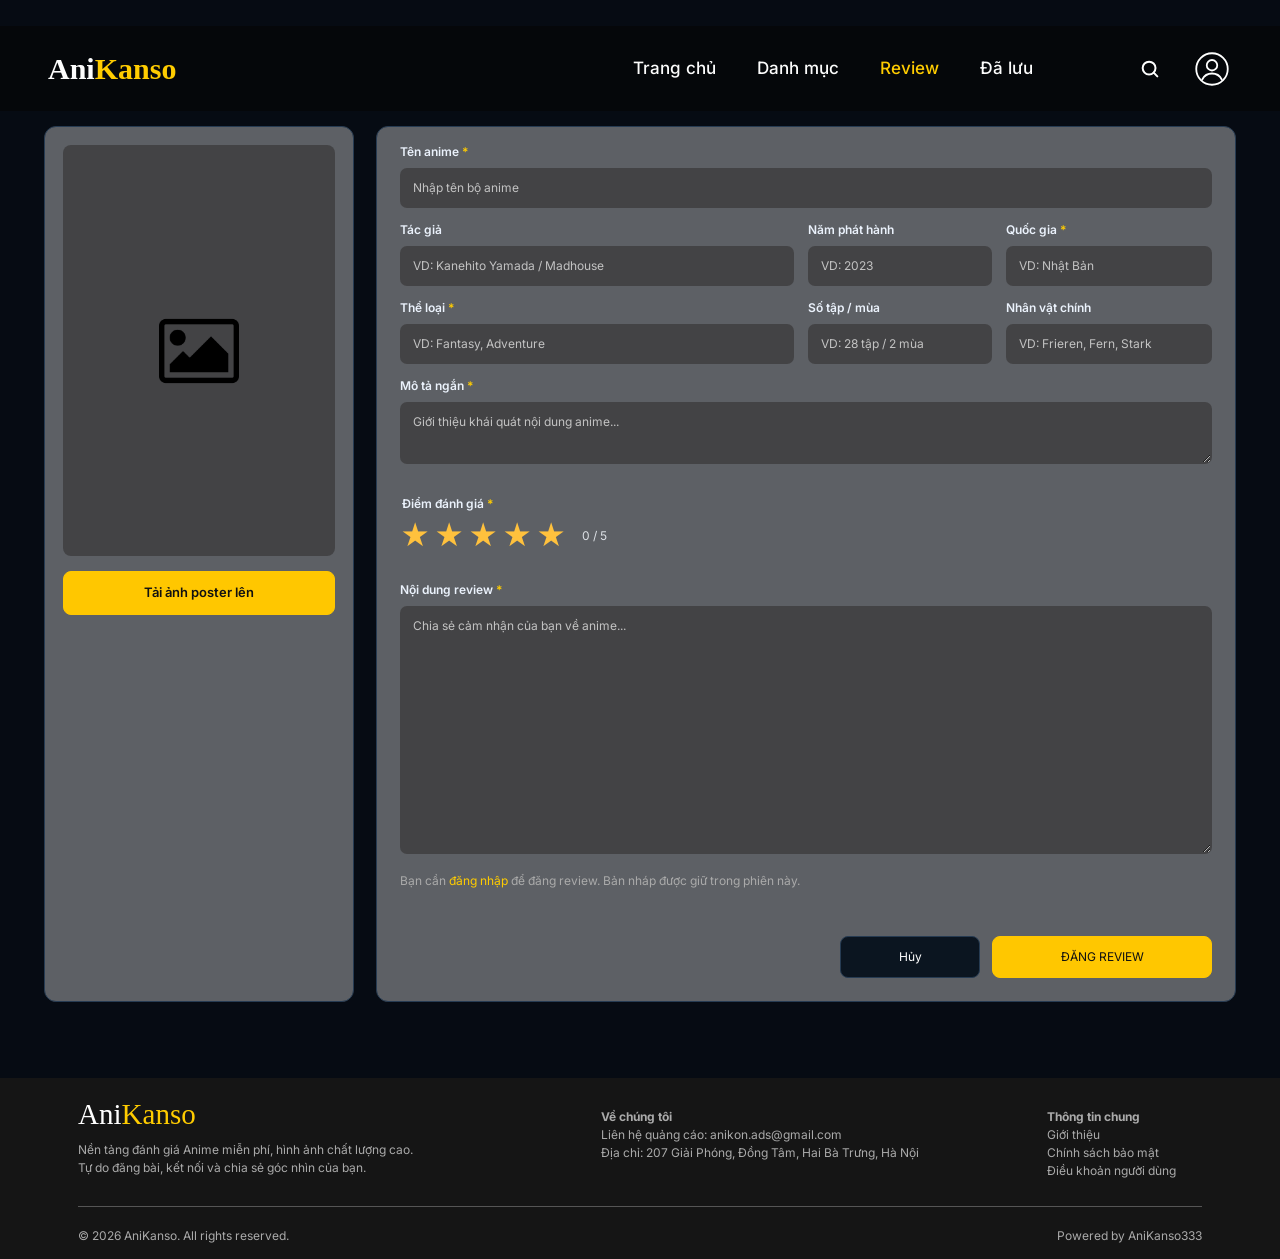
<file: review.html>
<!DOCTYPE html>
<!-- # TRANG: VIẾT REVIEW | HTML: khung nội dung | CSS: css/style.css | JavaScript: js/review.js -->
<!-- # lang="vi" cho trình duyệt biết nội dung trang dùng tiếng Việt. -->
<html lang="vi">
<!-- # Phần thiết lập: bảng mã, tên tab, CSS và JavaScript; không phải nội dung thân trang. -->
<head>
  <!-- # UTF-8 giúp tiếng Việt có dấu hiển thị đúng. -->
  <meta charset="UTF-8">
  <!-- # Cho trang lấy đúng chiều rộng thiết bị, cần cho giao diện điện thoại. -->
  <meta name="viewport" content="width=device-width, initial-scale=1.0">
  <meta name="description" content="Kansou giúp bạn khám phá anime, đọc và viết review.">
  <!-- # Tên trang xuất hiện trên tab trình duyệt. -->
  <title>Viết review | Kansou</title>
  <link rel="icon" href="images/favicon.svg">
  <!-- # Nạp CSS dùng chung: màu sắc, font, Grid/Flexbox và responsive. -->
  <link rel="stylesheet" href="css/style.css">
  <!-- # Nạp dữ liệu anime trước; defer đợi HTML đọc xong rồi mới chạy script theo thứ tự. -->
  <script src="js/data.js" defer></script>
  <!-- # Nạp các hàm đọc/ghi localStorage, quản lý người dùng và danh sách đã lưu. -->
  <script src="js/luu-tru.js" defer></script>
  <!-- # Nạp hàm dùng chung: tìm phần tử, menu, tìm kiếm và tạo thẻ poster. -->
  <script src="js/chung.js" defer></script>
  <!-- # Nạp xử lý riêng của Viết review; mở js/review.js để học các hàm và sự kiện. -->
  <script src="js/review.js" defer></script>
</head>
<!-- # Bắt đầu phần giao diện người xem thấy; class cho phép CSS chọn bố cục phù hợp. -->
<body class="review-page">
  <a class="skip-link" href="#noi-dung">Đến nội dung chính</a>
  <!-- Thanh điều hướng dùng giống nhau ở 8 trang. -->
  <!-- # Thanh đầu trang chứa logo, điều hướng, tìm kiếm và liên kết tài khoản. -->
  <header class="site-header">
    <a class="brand" href="index.html" aria-label="Kansou trang chủ">Ani<span>Kanso</span></a>
    <!-- # Nhóm liên kết chuyển giữa các trang; href là tên tệp HTML cần mở. -->
    <nav id="menu" aria-label="Điều hướng chính">
      <a href="index.html">Trang chủ</a>
      <a href="danh-muc.html">Danh mục</a>
      <a href="review.html">Review</a>
      <a href="da-luu.html">Đã lưu</a>
    </nav>
    <div class="header-actions">
      <button id="nut-tim" class="icon-button" aria-label="Mở tìm kiếm" aria-expanded="false"><img src="images/75ea7.svg" alt=""></button>
      <a id="link-tai-khoan" class="icon-button" href="dang-nhap.html" aria-label="Tài khoản"><img src="images/64455.svg" alt=""></a>
      <button id="nut-menu" class="icon-button mobile-menu" aria-label="Mở menu" aria-expanded="false">☰</button>
    </div>
    <!-- # Form tìm kiếm: name="q" gửi từ khóa sang danh-muc.html?q=...; hidden ẩn lúc đầu. -->
    <form id="tim-kiem" class="search-panel" action="danh-muc.html" hidden>
      <label for="tu-khoa">Tìm anime</label>
      <div><input id="tu-khoa" name="q" type="search" placeholder="Nhập tên anime, tác giả hoặc nhân vật…" autocomplete="off"><button class="button primary">Tìm</button></div>
      <!-- # Vùng có id="goi-y-tim" để JavaScript tìm và cập nhật đúng nội dung. -->
      <div id="goi-y-tim"></div>
    </form>
  </header>
  <!-- # Nội dung chính của trang; id="noi-dung" là đích của liên kết bỏ qua menu. -->
  <main id="noi-dung" class="write-page">
    <h1 class="sr-only">Viết review anime</h1>
    <div class="write-layout">
      <aside class="upload-panel"><div class="poster-preview"><img id="poster-review" class="upload-placeholder" src="images/474c5.png" alt="Chưa chọn poster"></div><button id="nut-tai-poster" type="button" class="button primary">Tải ảnh poster lên</button><input id="anh-poster" type="file" accept="image/jpeg,image/png,image/webp" hidden></aside>
      <!-- # Form viết review; required đánh dấu ô bắt buộc, name là tên dữ liệu khi giữ bản nháp. -->
      <form id="form-review" class="review-form">
        <div class="review-fields">
          <div class="field full"><label for="review-title">Tên anime <span>*</span></label><input id="review-title" name="title" type="text" placeholder="Nhập tên bộ anime" maxlength="300" autocomplete="off" required></div>          
          <div class="field"><label for="review-author">Tác giả</label><input id="review-author" name="author" type="text" placeholder="VD: Kanehito Yamada / Madhouse" maxlength="300"></div>
          <div class="field"><label for="review-year">Năm phát hành</label><input id="review-year" name="year" type="number" placeholder="VD: 2023" min="1900" max="2100"></div>
          <div class="field"><label for="review-country">Quốc gia <span>*</span></label><input id="review-country" name="country" type="text" placeholder="VD: Nhật Bản" maxlength="300" required></div>
          <div class="field"><label for="review-genres">Thể loại <span>*</span></label><input id="review-genres" name="genres" type="text" placeholder="VD: Fantasy, Adventure" maxlength="300" required></div>
          <div class="field"><label for="review-episodes">Số tập / mùa</label><input id="review-episodes" name="episodes" type="text" placeholder="VD: 28 tập / 2 mùa" maxlength="300"></div>
          <div class="field"><label for="review-characters">Nhân vật chính</label><input id="review-characters" name="characters" type="text" placeholder="VD: Frieren, Fern, Stark" maxlength="300"></div>
          <div class="field full"><label for="review-synopsis">Mô tả ngắn <span>*</span></label><textarea id="review-synopsis" name="synopsis" placeholder="Giới thiệu khái quát nội dung anime..." maxlength="10000" required></textarea></div>
        </div>
        <!-- # Danh sách tên anime gợi ý cho ô nhập có thuộc tính list tương ứng. -->
        <datalist id="ten-anime-goi-y"></datalist>
        <!-- # Gom các nút chọn sao thành một nhóm; data-diem chứa số sao của từng nút. -->
        <fieldset class="rating-field"><legend>Điểm đánh giá <span>*</span></legend><div id="chon-sao" class="star-picker">
          <button type="button" data-diem="1" aria-label="1 sao" aria-pressed="false">★</button><button type="button" data-diem="2" aria-label="2 sao" aria-pressed="false">★</button><button type="button" data-diem="3" aria-label="3 sao" aria-pressed="false">★</button><button type="button" data-diem="4" aria-label="4 sao" aria-pressed="false">★</button><button type="button" data-diem="5" aria-label="5 sao" aria-pressed="false">★</button><output id="diem-da-chon">0 / 5</output>
        </div></fieldset>
          <div class="field full"><label for="review-body">Nội dung review <span>*</span></label><textarea id="review-body" name="body" placeholder="Chia sẻ cảm nhận của bạn về anime..." maxlength="10000" required></textarea></div>
        <p id="loi-review" class="form-error" role="alert"></p><p id="nhac-dang-nhap" class="muted"></p>
        <div class="review-buttons"><button id="huy-review" type="button" class="button dark">Hủy</button><button class="button primary" type="submit">ĐĂNG REVIEW</button></div>
      </form>
    </div>
  </main>
  <!-- # Chân trang gồm giới thiệu, liên hệ và các nút mở hộp thông tin. -->
  <footer class="site-footer">
    <div class="footer-columns">
      <div><a class="brand" href="index.html">Ani<span>Kanso</span></a><p>Nền tảng đánh giá Anime miễn phí, hình ảnh chất lượng cao.<br>Tự do đăng bài, kết nối và chia sẻ góc nhìn của bạn.</p></div>
      <div><strong>Về chúng tôi</strong><p>Liên hệ quảng cáo: anikon.ads@gmail.com<br>Địa chỉ: 207 Giải Phóng, Đồng Tâm, Hai Bà Trưng, Hà Nội</p></div>
      <div><strong>Thông tin chung</strong><p><button class="text-button" onclick="moThongTin('gioi-thieu')">Giới thiệu</button><br><button class="text-button" onclick="moThongTin('bao-mat')">Chính sách bảo mật</button><br><button class="text-button" onclick="moThongTin('dieu-khoan')">Điều khoản người dùng</button></p></div>
    </div>
    <div class="footer-bottom"><span>© 2026 AniKanso. All rights reserved.</span><span>Powered by AniKanso333</span></div>
  </footer>
  <!-- # Vùng thông báo nổi; JavaScript đổi chữ và bỏ hidden khi cần thông báo. -->
  <div id="thong-bao" role="status" class="toast" hidden></div>
  <!-- # Hộp thoại được mở bằng showModal() và đóng bằng close(); id phân biệt từng hộp. -->
  <dialog id="hop-thong-tin"><button class="dialog-close" onclick="document.getElementById('hop-thong-tin').close()" aria-label="Đóng">×</button><h2 id="tieu-de-hop"></h2><p id="noi-dung-hop"></p></dialog>
</body>
</html>
</file>
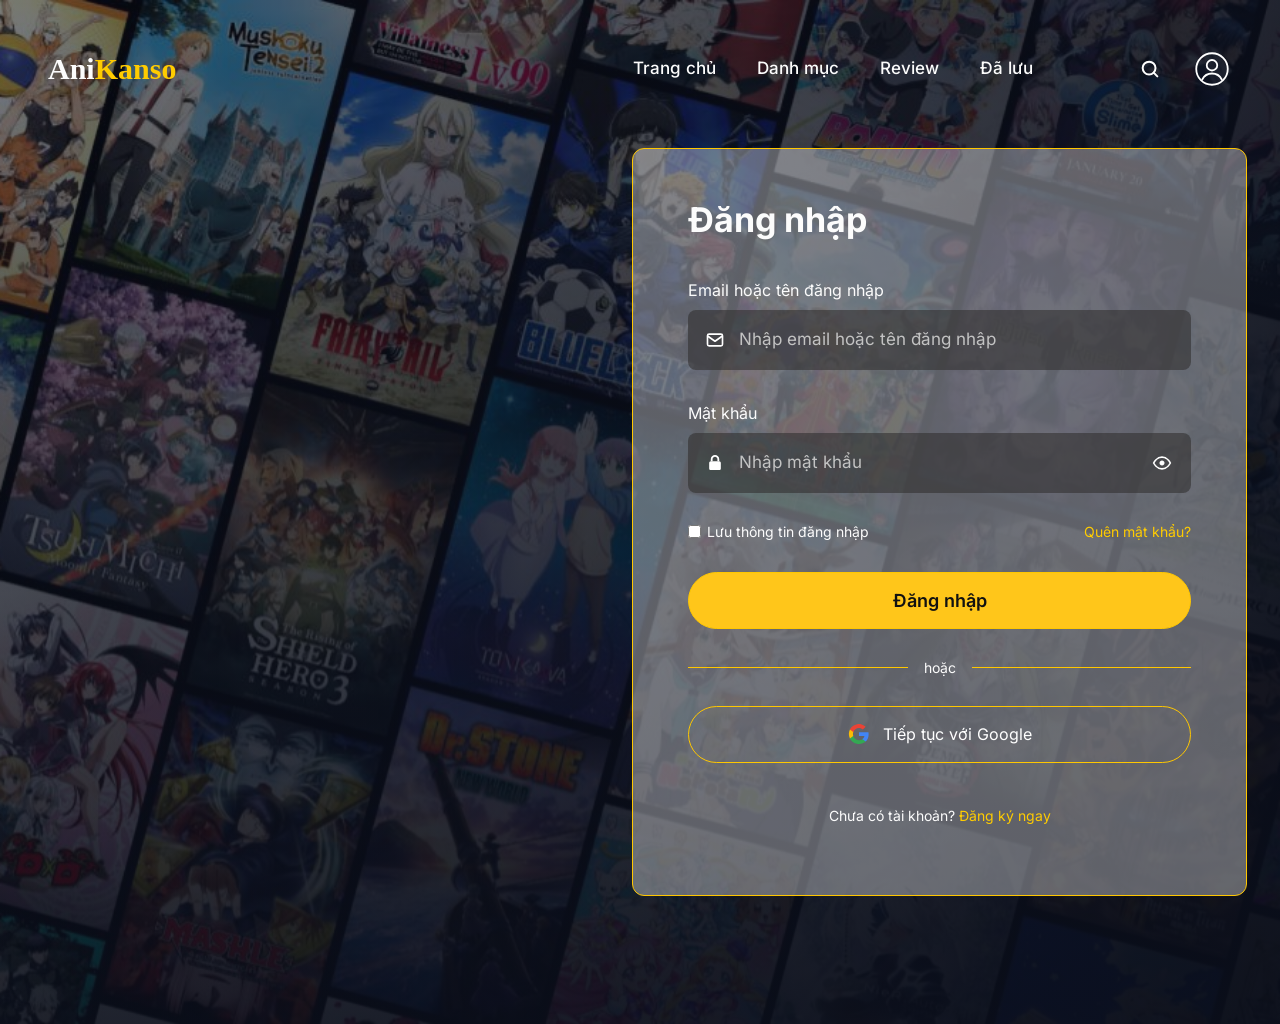
<file: tai-khoan.html>
<!DOCTYPE html>
<!-- # TRANG: TÀI KHOẢN | HTML: khung nội dung | CSS: css/style.css | JavaScript: js/tai-khoan.js -->
<!-- # lang="vi" cho trình duyệt biết nội dung trang dùng tiếng Việt. -->
<html lang="vi">
<!-- # Phần thiết lập: bảng mã, tên tab, CSS và JavaScript; không phải nội dung thân trang. -->
<head>
  <!-- # UTF-8 giúp tiếng Việt có dấu hiển thị đúng. -->
  <meta charset="UTF-8">
  <!-- # Cho trang lấy đúng chiều rộng thiết bị, cần cho giao diện điện thoại. -->
  <meta name="viewport" content="width=device-width, initial-scale=1.0">
  <meta name="description" content="Kansou giúp bạn khám phá anime, đọc và viết review.">
  <!-- # Tên trang xuất hiện trên tab trình duyệt. -->
  <title>Tài khoản | Kansou</title>
  <link rel="icon" href="images/favicon.svg">
  <!-- # Nạp CSS dùng chung: màu sắc, font, Grid/Flexbox và responsive. -->
  <link rel="stylesheet" href="css/style.css">
  <!-- # Nạp dữ liệu anime trước; defer đợi HTML đọc xong rồi mới chạy script theo thứ tự. -->
  <script src="js/data.js" defer></script>
  <!-- # Nạp các hàm đọc/ghi localStorage, quản lý người dùng và danh sách đã lưu. -->
  <script src="js/luu-tru.js" defer></script>
  <!-- # Nạp hàm dùng chung: tìm phần tử, menu, tìm kiếm và tạo thẻ poster. -->
  <script src="js/chung.js" defer></script>
  <!-- # Nạp xử lý riêng của Tài khoản; mở js/tai-khoan.js để học các hàm và sự kiện. -->
  <script src="js/tai-khoan.js" defer></script>
</head>
<!-- # Bắt đầu phần giao diện người xem thấy; class cho phép CSS chọn bố cục phù hợp. -->
<body class="">
  <a class="skip-link" href="#noi-dung">Đến nội dung chính</a>
  <!-- Thanh điều hướng dùng giống nhau ở 8 trang. -->
  <!-- # Thanh đầu trang chứa logo, điều hướng, tìm kiếm và liên kết tài khoản. -->
  <header class="site-header">
    <a class="brand" href="index.html" aria-label="Kansou trang chủ">Ani<span>Kanso</span></a>
    <!-- # Nhóm liên kết chuyển giữa các trang; href là tên tệp HTML cần mở. -->
    <nav id="menu" aria-label="Điều hướng chính">
      <a href="index.html">Trang chủ</a>
      <a href="danh-muc.html">Danh mục</a>
      <a href="review.html">Review</a>
      <a href="da-luu.html">Đã lưu</a>
    </nav>
    <div class="header-actions">
      <button id="nut-tim" class="icon-button" aria-label="Mở tìm kiếm" aria-expanded="false"><img src="images/75ea7.svg" alt=""></button>
      <a id="link-tai-khoan" class="icon-button" href="dang-nhap.html" aria-label="Tài khoản"><img src="images/64455.svg" alt=""></a>
      <button id="nut-menu" class="icon-button mobile-menu" aria-label="Mở menu" aria-expanded="false">☰</button>
    </div>
    <!-- # Form tìm kiếm: name="q" gửi từ khóa sang danh-muc.html?q=...; hidden ẩn lúc đầu. -->
    <form id="tim-kiem" class="search-panel" action="danh-muc.html" hidden>
      <label for="tu-khoa">Tìm anime</label>
      <div><input id="tu-khoa" name="q" type="search" placeholder="Nhập tên anime, tác giả hoặc nhân vật…" autocomplete="off"><button class="button primary">Tìm</button></div>
      <!-- # Vùng có id="goi-y-tim" để JavaScript tìm và cập nhật đúng nội dung. -->
      <div id="goi-y-tim"></div>
    </form>
  </header>
  <!-- # Nội dung chính của trang; id="noi-dung" là đích của liên kết bỏ qua menu. -->
  <main id="noi-dung" class="account-page">
    <div class="account-layout">
      <!-- # Cột hồ sơ: ảnh đại diện, tên, email, sửa thông tin và đăng xuất. -->
      <aside class="profile-sidebar"><img id="anh-dai-dien" class="avatar" src="images/96f70.png" alt="Ảnh đại diện"><h1 id="ten-ho-so"></h1><p id="email-ho-so"></p><button id="sua-ho-so" class="button outline">Chỉnh sửa thông tin</button><button id="dang-xuat" class="text-button">Đăng xuất</button>
        <!-- # Nơi hiển thị các anime tài khoản này đã xem; JavaScript lấy từ lichSu. -->
        <section class="history-section"><div class="small-heading"><h2>Lịch sử xem</h2><button id="xem-lich-su" class="text-button yellow">Xem tất cả ↗</button></div><div id="lich-su-xem"></div></section>
      </aside>
      <!-- # Nơi hiển thị review do chính người hiện tại đã viết. -->
      <section class="profile-reviews"><div class="small-heading"><h2>Lịch sử review</h2><a class="yellow" href="review.html">Viết review ↗</a></div><div id="lich-su-review"></div></section>
    </div>
    <!-- # Hộp thoại được mở bằng showModal() và đóng bằng close(); id phân biệt từng hộp. -->
    <dialog id="sua-thong-tin"><button class="dialog-close" onclick="document.getElementById('sua-thong-tin').close()" aria-label="Đóng">×</button><h2>Chỉnh sửa thông tin</h2><form id="form-ho-so"><label>Tên đăng nhập<input id="ten-moi" minlength="3" maxlength="30" required></label><label>Email<input id="email-moi" type="email" required></label><label>Ảnh đại diện<input id="anh-moi" type="file" accept="image/png,image/jpeg,image/webp"></label><p id="loi-ho-so" class="form-error" role="alert"></p><button class="button primary">Lưu thay đổi</button></form></dialog>
  </main>
  <!-- # Chân trang gồm giới thiệu, liên hệ và các nút mở hộp thông tin. -->
  <footer class="site-footer">
    <div class="footer-columns">
      <div><a class="brand" href="index.html">Ani<span>Kanso</span></a><p>Nền tảng đánh giá Anime miễn phí, hình ảnh chất lượng cao.<br>Tự do đăng bài, kết nối và chia sẻ góc nhìn của bạn.</p></div>
      <div><strong>Về chúng tôi</strong><p>Liên hệ quảng cáo: anikon.ads@gmail.com<br>Địa chỉ: 207 Giải Phóng, Đồng Tâm, Hai Bà Trưng, Hà Nội</p></div>
      <div><strong>Thông tin chung</strong><p><button class="text-button" onclick="moThongTin('gioi-thieu')">Giới thiệu</button><br><button class="text-button" onclick="moThongTin('bao-mat')">Chính sách bảo mật</button><br><button class="text-button" onclick="moThongTin('dieu-khoan')">Điều khoản người dùng</button></p></div>
    </div>
    <div class="footer-bottom"><span>© 2026 AniKanso. All rights reserved.</span><span>Powered by AniKanso333</span></div>
  </footer>
  <!-- # Vùng thông báo nổi; JavaScript đổi chữ và bỏ hidden khi cần thông báo. -->
  <div id="thong-bao" role="status" class="toast" hidden></div>
  <!-- # Hộp thoại được mở bằng showModal() và đóng bằng close(); id phân biệt từng hộp. -->
  <dialog id="hop-thong-tin"><button class="dialog-close" onclick="document.getElementById('hop-thong-tin').close()" aria-label="Đóng">×</button><h2 id="tieu-de-hop"></h2><p id="noi-dung-hop"></p></dialog>
</body>
</html>
</file>
<file: css/style.css>
/* # BẢN HỌC MÃ: CSS chỉ lo cách trình bày; HTML chứa nội dung, JavaScript xử lý tương tác. */
/* # .ten-lop chọn class; #ten-id chọn id. Dấu # trong bộ chọn id hoặc mã màu không phải chú thích. */
/* # Mỗi quy tắc có dạng: bộ-chọn { thuộc-tính: giá-trị; }. Lời giải thích nằm trong chú thích để trình duyệt bỏ qua. */
/* # width/height: rộng/cao; margin: lề ngoài; padding: đệm trong; gap: khoảng cách các phần tử. */
/* # color/background: màu chữ/nền; font-size: cỡ chữ; border/radius: viền/bo góc. */
/* # display:flex/grid: xếp bố cục; position: cách định vị; @media: thay bố cục theo thiết bị. */

/* KANSOU — CSS thuần, không sử dụng Bootstrap hoặc Tailwind.
   Tìm tên phần (ví dụ: TRANG CHỦ) để sửa đúng khu vực. */

/* # 1. FONT, MÀU VÀ ĐỊNH DẠNG CHUNG: tìm số phần này theo hướng dẫn phân công. */
/* 1. FONT, MÀU VÀ ĐỊNH DẠNG CHUNG */
/* # Nạp font Inter từ thư mục images để chữ vẫn hiển thị đúng khi không có mạng. */
@font-face { font-family: Inter; src: url('../images/inter-400.ttf'); font-weight: 400; font-display: swap; }
/* # Nạp font Inter từ thư mục images để chữ vẫn hiển thị đúng khi không có mạng. */
@font-face { font-family: Inter; src: url('../images/inter-500.ttf'); font-weight: 500; font-display: swap; }
/* # Nạp font Inter từ thư mục images để chữ vẫn hiển thị đúng khi không có mạng. */
@font-face { font-family: Inter; src: url('../images/inter-600.ttf'); font-weight: 600; font-display: swap; }
/* # Nạp font Inter từ thư mục images để chữ vẫn hiển thị đúng khi không có mạng. */
@font-face { font-family: Inter; src: url('../images/inter-700.ttf'); font-weight: 700; font-display: swap; }

* { box-sizing: border-box; }
html { scroll-behavior: smooth; scrollbar-color: #666 #151515; }
body { margin: 0; background: #000; color: #fcfcfc; font: 14px/1.5 Inter, Arial, sans-serif; }
img { display: block; max-width: 100%; }
a { color: inherit; text-decoration: none; }
a:hover { color: #ffc700; }
button, input, select, textarea { font: inherit; }
button { cursor: pointer; color: inherit; }
button:disabled { cursor: wait; opacity: .6; }
input, select, textarea { min-width: 0; accent-color: #ffc700; caret-color: #ffc700; }
input::placeholder, textarea::placeholder { color: #c3c3c3; opacity: 1; }
textarea { resize: vertical; }
h1, h2, h3, p { margin: 0; }
h1, h2, h3 { line-height: 1.2; }
h1, h2 { text-wrap: balance; }
h1 { font-size: 50px; }
h2 { font-size: 50px; }
h3 { font-size: 20px; }
p { overflow-wrap: break-word; }
/* # Phần tử có thuộc tính hidden sẽ ẩn; JavaScript bỏ hidden để hiện lại. */
[hidden] { display: none !important; }
::selection { color: #000; background: #ffc700; }
/* # Viền vàng giúp thấy vị trí đang chọn khi điều khiển bằng bàn phím. */
:focus-visible { outline: 2px solid #ffc700; outline-offset: 4px; }
/* # Khung căn giữa, giới hạn chiều rộng và chừa lề hai bên trang. */
.container { width: calc(100% - 148px); max-width: 1440px; margin: auto; }
.muted { color: #aaa; }
.yellow, .score { color: #ffcc00; }
.score { white-space: nowrap; }
.sr-only, .skip-link:not(:focus) { position: absolute; width: 1px; height: 1px; padding: 0; overflow: hidden; clip-path: inset(50%); white-space: nowrap; }
.skip-link:focus { position: fixed; top: 10px; left: 10px; z-index: 50; background: #ffc700; color: #000; padding: 12px; }
/* # Kiểu nút dùng chung: căn giữa chữ, khoảng đệm, viền và bo góc. */
.button { display: inline-flex; align-items: center; justify-content: center; min-height: 44px; padding: 11px 18px; border: 1px solid #aaa; border-radius: 8px; background: none; color: #fff; text-align: center; cursor: pointer; }
/* # Nút hành động chính dùng màu vàng theo thiết kế. */
.primary { background: #ffc700; border-color: #ffc700; color: #111; }
/* # Nút hành động chính dùng màu vàng theo thiết kế. */
.primary:hover { background: #ffda4d; border-color: #ffda4d; color: #111; }
.outline:hover { background: #292929; color: #fff; }
.dark { background: #0b1520; border-color: #263b52; }
.text-button { padding: 0; border: 0; background: none; color: inherit; }
.text-button:hover { color: #ffc700; text-decoration: underline; }
.form-error { color: #ffb4ab; margin: 9px 0; }
/* # Khung hướng dẫn khi danh sách chưa có dữ liệu hoặc không tìm thấy kết quả. */
.empty-state { grid-column: 1 / -1; text-align: center; padding: 60px 20px; border: 1px dashed #555; border-radius: 12px; }
/* # Khung hướng dẫn khi danh sách chưa có dữ liệu hoặc không tìm thấy kết quả. */
.empty-state h2 { font-size: 26px; margin-bottom: 12px; }
/* # Khung hướng dẫn khi danh sách chưa có dữ liệu hoặc không tìm thấy kết quả. */
.empty-state p { margin: 12px 0 24px; color: #bbb; }

/* # 2. THANH ĐIỀU HƯỚNG VÀ CHÂN TRANG: tìm số phần này theo hướng dẫn phân công. */
/* 2. THANH ĐIỀU HƯỚNG VÀ CHÂN TRANG */
/* # Định dạng thanh đầu trang; Flexbox xếp logo, menu và các nút trên một hàng. */
.site-header { position: absolute; top: 26px; left: 0; z-index: 10; width: 100%; height: 85px; display: flex; align-items: center; gap: 0; padding: 0 50px 0 48px; }
.brand { font: 700 30px Georgia, serif; white-space: nowrap; }
.brand span { color: #ffcc00; }
/* # Định dạng thanh đầu trang; Flexbox xếp logo, menu và các nút trên một hàng. */
.site-header nav { display: flex; gap: 41px; margin-left: auto; }
/* # Định dạng thanh đầu trang; Flexbox xếp logo, menu và các nút trên một hàng. */
.site-header nav a { font-size: 17px; font-weight: 500; white-space: nowrap; }
/* # Định dạng thanh đầu trang; Flexbox xếp logo, menu và các nút trên một hàng. */
.site-header nav a.active { color: #ffcc00; }
.header-actions { display: flex; align-items: center; gap: 26px; margin-left: 99px; }
.icon-button { display: inline-flex; justify-content: center; align-items: center; border: 0; background: none; padding: 0; min-width: 36px; min-height: 44px; }
.icon-button img { width: 22px; }
#link-tai-khoan img { width: 36px; }
.mobile-menu { display: none; }
.search-panel { position: absolute; right: 50px; top: 80px; width: 430px; padding: 20px; border: 1px solid #555; border-radius: 10px; background: #171717; box-shadow: 0 15px 30px #0009; }
.search-panel label { display: block; margin-bottom: 8px; font-weight: 600; }
.search-panel > div:first-of-type { display: flex; gap: 8px; }
.search-panel input { width: 100%; padding: 10px; background: #292929; border: 1px solid #888; border-radius: 6px; color: #fff; }
#goi-y-tim a { display: flex; gap: 12px; align-items: center; padding: 9px 0; border-bottom: 1px solid #333; }
#goi-y-tim img { width: 36px; height: 48px; object-fit: cover; border-radius: 4px; }
/* # Nền, khoảng đệm và chữ của chân trang dùng chung. */
.site-footer { background: #151515; padding: 20px max(6.1%, 24px) 14px; color: #aaa; font-size: 12px; }
.footer-columns { display: grid; grid-template-columns: 1.2fr 1fr .4fr; gap: 60px; }
/* # Nền, khoảng đệm và chữ của chân trang dùng chung. */
.site-footer .brand { display: inline-block; font-size: 29px; font-weight: 400; color: #fff; margin-bottom: 10px; }
.footer-columns strong { display: block; margin-top: 10px; }
.footer-columns p { line-height: 1.5; }
.footer-bottom { display: flex; justify-content: space-between; gap: 20px; border-top: 1px solid #555; padding-top: 20px; margin-top: 26px; }

/* # 3. TRANG CHỦ: tìm số phần này theo hướng dẫn phân công. */
/* 3. TRANG CHỦ */
/* # Đặt kích thước và ảnh nền của banner đầu Trang chủ. */
.hero { height: 610px; position: relative; isolation: isolate; background: #000 url('../images/1537e.png') no-repeat 6.1vw -10px / 127.1% auto; }
/* # Lớp gradient phủ banner giúp chữ nổi rõ trên ảnh; không chặn thao tác chuột. */
.hero::before { content: ''; position: absolute; inset: 0; z-index: -1; background: linear-gradient(180deg, #000 0%, transparent 26%), linear-gradient(270deg, transparent 0%, #80808080 53.365%, #000 72.596%), linear-gradient(0deg, #000 0%, transparent 48%); pointer-events: none; }
.hero-content { position: relative; padding: 136px 0 0 100px; width: 700px; }
.hero h1 { font-size: 50px; line-height: 1.22; margin-bottom: 20px; letter-spacing: -.025em; }
#hero-meta { font-size: 14px; margin-bottom: 25px; }
#hero-description { width: 514px; min-height: 75px; font-size: 14px; line-height: 1.3; }
.hero-buttons { display: flex; gap: 22px; margin-top: 23px; }
.hero-buttons .button { height: 53px; min-width: 158px; padding: 12px; }
.hero-arrows { display: flex; gap: 8px; margin-top: 34px; }
.hero-arrows button { width: 28px; height: 28px; padding: 0; border: 1px solid #fff; border-radius: 3px; background: transparent; font-size: 23px; line-height: 20px; }
.hero-arrows button:hover { color: #ffc700; border-color: #ffc700; }
.featured-section h2 { padding-top: 6px; }
.featured-heading { display: flex; justify-content: space-between; align-items: center; gap: 14px; }
.featured-heading h2 { flex: 1; }
#dung-noi-bat { color: #ffcc00; font-size: 13px; white-space: nowrap; padding: 10px 0; }
.featured-viewport { overflow-x: auto; scrollbar-width: none; margin-top: 23px; }
/* # Hàng ảnh chạy liên tục: animation 45s là 45 giây mỗi vòng; tăng số này để chạy chậm hơn. */
.featured-track { --vi-tri-dau: -99px; display: flex; width: max-content; transform: translateX(var(--vi-tri-dau)); animation: truot-anime 45s linear infinite; }
/* Đổi 45s ở dòng trên thành 60s để chạy chậm hơn, 30s để nhanh hơn. */
/* # Các mốc chuyển động: từ vị trí đầu đến nửa chiều dài hàng poster để tạo vòng lặp. */
@keyframes truot-anime {
  from { transform: translateX(var(--vi-tri-dau)); }
  to { transform: translateX(calc(var(--vi-tri-dau) - 50%)); }
}
/* # Rê chuột, dùng bàn phím, bấm Tạm dừng hoặc ra ngoài màn hình thì dừng chuyển động. */
.featured-track:hover, .featured-track:focus-within, .featured-track.tam-dung, .featured-track.ngoai-man-hinh { animation-play-state: paused; }
.poster-card { display: block; position: relative; overflow: hidden; border-radius: 10px; background: #141414; min-width: 0; }
/* # Ảnh lấp đầy thẻ; object-fit: cover giữ tỷ lệ và cắt phần dư. */
.poster-card > img { width: 100%; height: 100%; object-fit: cover; }
a.poster-card img { transition: transform .25s ease; }
a.poster-card:hover img { transform: scale(1.035); }
/* # Đặt tên và điểm sát đáy poster; gradient đen làm chữ dễ đọc. */
.poster-caption { position: absolute; left: 0; right: 0; bottom: 0; min-height: 75px; padding: 35px 10px 12px; background: linear-gradient(transparent, #000 80%); display: flex; align-items: flex-end; justify-content: space-between; gap: 5px; font-size: 12px; }
/* # Kích thước một poster trong hàng chuyển động; margin-right tạo khoảng cách giữa hai poster. */
.featured-track .poster-card { flex-shrink: 0; width: 243px; height: 287px; margin-right: 34px; }
.featured-track .poster-caption { font-size: 17px; }
.featured-track .anh-can-tren img { object-position: top; }
/* # Chia Trang chủ thành cột anime mới và cột bảng xếp hạng bằng CSS Grid. */
.recent-layout { display: grid; grid-template-columns: minmax(0, 1fr) 265px; gap: 86px; margin-top: 55px; }
.recent-main h2 { white-space: nowrap; }
.section-subtitle { display: flex; justify-content: space-between; align-items: flex-end; gap: 16px; border-bottom: 1px solid #999; padding: 14px 0 17px; margin-bottom: 26px; }
.section-subtitle p { color: #aaa; font-size: 15px; line-height: 18px; }
.section-subtitle a, .section-subtitle > span { color: #ffcc00; white-space: nowrap; font-size: 15px; }
/* # Xếp các anime mới thành lưới; repeat(2, ...) nghĩa là hai cột bằng nhau. */
.recent-grid { display: grid; grid-template-columns: repeat(2, minmax(0, 1fr)); gap: 35px 40px; }
.recent-card { display: flex; gap: 26px; min-height: 237px; padding: 15px 18px; border: 2px solid #f5f1f169; border-radius: 20px; }
.recent-card > img { width: 154px; height: 206px; object-fit: cover; flex-shrink: 0; border-radius: 10px; }
.recent-card > div { min-width: 0; flex: 1; }
.recent-card h3 { display: flex; justify-content: space-between; gap: 6px; font-size: 16px; margin-bottom: 7px; }
.recent-card h3 .score { font-weight: 400; }
.recent-card .genres { font-size: 10px; color: #bbb; font-style: italic; margin-bottom: 10px; }
.recent-card .description { font-size: 12px; line-height: 1.4; display: -webkit-box; -webkit-line-clamp: 10; -webkit-box-orient: vertical; overflow: hidden; }
/* # Định dạng bảng xếp hạng minh họa; phần này dùng nội dung HTML tĩnh. */
.ranking { border: 2px solid #f5f1f169; border-radius: 20px; padding: 14px 18px; margin-top: 7px; }
/* # Định dạng bảng xếp hạng minh họa; phần này dùng nội dung HTML tĩnh. */
.ranking h2 { font-size: 20px; margin-bottom: 16px; }
/* # Định dạng bảng xếp hạng minh họa; phần này dùng nội dung HTML tĩnh. */
.ranking-tabs { display: flex; justify-content: space-between; background: #1b1b1b; border: 1px solid #aaa; padding: 4px; border-radius: 10px; margin-bottom: 20px; font-size: 14px; font-weight: 600; }
/* # Định dạng bảng xếp hạng minh họa; phần này dùng nội dung HTML tĩnh. */
.ranking-tabs span { padding: 8px 12px; border-radius: 6px; }
/* # Định dạng bảng xếp hạng minh họa; phần này dùng nội dung HTML tĩnh. */
.ranking-tabs .selected { background: #ffcc00; color: #111; }
/* # Định dạng bảng xếp hạng minh họa; phần này dùng nội dung HTML tĩnh. */
.ranking-item { display: flex; gap: 10px; align-items: center; margin-bottom: 18px; }
/* # Định dạng bảng xếp hạng minh họa; phần này dùng nội dung HTML tĩnh. */
.ranking-item:last-child { margin-bottom: 0; }
/* # Định dạng bảng xếp hạng minh họa; phần này dùng nội dung HTML tĩnh. */
.ranking-item img { width: 66px; height: 83px; object-fit: cover; border-radius: 8px; }
/* # Định dạng bảng xếp hạng minh họa; phần này dùng nội dung HTML tĩnh. */
.ranking-item > div { min-width: 0; }
.rank-number { width: 21px; height: 22px; border-radius: 50%; background: #ffcc00; color: #000; text-align: center; font-size: 12px; flex-shrink: 0; }
/* # Định dạng bảng xếp hạng minh họa; phần này dùng nội dung HTML tĩnh. */
.ranking-item:nth-of-type(n+2) .rank-number { background: #6f6f6f; color: #fff; }
/* # Định dạng bảng xếp hạng minh họa; phần này dùng nội dung HTML tĩnh. */
.ranking-item h3 { font-size: 14px; margin-bottom: 4px; }
/* # Định dạng bảng xếp hạng minh họa; phần này dùng nội dung HTML tĩnh. */
.ranking-item .score, .ranking-item p { font-size: 10px; }
/* # Định dạng bảng xếp hạng minh họa; phần này dùng nội dung HTML tĩnh. */
.ranking-item p { color: #aaa; font-style: italic; }
.rated-section { margin-top: 56px; margin-bottom: 98px; }
.rated-section .section-subtitle { margin-bottom: 35px; }
.home-page .footer-bottom { margin-top: 16px; padding-top: 12px; font-size: 11px; }
.poster-row { display: grid; grid-template-columns: repeat(6, minmax(0, 1fr)); gap: 30px; }
.poster-row .poster-card { height: 266px; }
/* # Poster của mục tĩnh dùng con trỏ bình thường vì không mở trang chi tiết. */
.static-card { cursor: default; }

/* # 4. DANH MỤC VÀ KẾT QUẢ TÌM KIẾM: tìm số phần này theo hướng dẫn phân công. */
/* 4. DANH MỤC VÀ KẾT QUẢ TÌM KIẾM */
.catalog-hero { min-height: 845px; padding: 133px 0 120px; background: linear-gradient(0deg, #000 5%, #0000 68%), linear-gradient(#0007, #0007), url('../images/842cb.png') center top / cover; }
.catalog-hero h1 { font-size: 60px; text-align: center; }
.catalog-description { text-align: center; font-size: 23px; font-style: italic; width: min(1143px, 90%); margin: 57px auto 35px; line-height: 1.25; }
.filter-box { width: min(1143px, 90%); margin: auto; padding: 21px 17px 30px; border: 2px solid #d7d7d7; border-radius: 8px; background: #111b2866; }
.filter-box h2 { color: #ffcc00; font-size: 32px; text-align: center; margin-bottom: 20px; }
/* # Dùng Grid chia các ô lọc và nút Lọc Anime thành các cột. */
.filter-fields { display: grid; grid-template-columns: repeat(6, minmax(0, 1fr)) 98px; gap: 13px; align-items: center; }
/* # Dùng Grid chia các ô lọc và nút Lọc Anime thành các cột. */
.filter-fields select { padding: 5px 7px; background: #62626296; color: #fff; border: 1px solid #fff; border-radius: 5px; font-size: 13px; height: 33px; }
select option { background: #262626; color: #fff; }
/* # Dùng Grid chia các ô lọc và nút Lọc Anime thành các cột. */
.filter-fields .button { font-size: 13px; min-height: 33px; padding: 5px; border-radius: 3px; font-weight: 600; }
.catalog-stats { width: min(1195px, 87.5%); display: grid; grid-template-columns: repeat(3, 1fr); gap: 44px; margin: 87px auto 0; }
.catalog-stats div { border: 1px solid #ccc; border-radius: 14px; padding: 24px 10px; text-align: center; }
.catalog-stats strong { display: block; color: #ffcc00; font-size: 48px; line-height: 1.2; margin-bottom: 14px; }
.catalog-stats span { font-size: 16px; }
.catalog-results { padding: 35px 0 80px; }
.results-heading { display: flex; justify-content: space-between; gap: 20px; align-items: center; margin-bottom: 12px; }
.results-heading h2 { font-size: 32px; }
.results-heading select, .saved-toolbar select, .saved-toolbar input { background: #333; color: #fff; border: 1px solid #888; border-radius: 5px; padding: 9px; }
/* # Lưới poster của danh mục và danh sách đã lưu; số cột thay đổi trong media query. */
.poster-grid { display: grid; grid-template-columns: repeat(6, minmax(0, 1fr)); gap: 30px; margin-top: 30px; }
/* # Lưới poster của danh mục và danh sách đã lưu; số cột thay đổi trong media query. */
.poster-grid .poster-card { height: 280px; }
#xoa-bo-loc { margin-top: 30px; }

/* # 5. CHI TIẾT ANIME: tìm số phần này theo hướng dẫn phân công. */
/* 5. CHI TIẾT ANIME */
.detail-page { padding-top: 153px; position: relative; isolation: isolate; }
.detail-background { position: absolute; inset: 0 0 auto; z-index: -1; height: 850px; background: linear-gradient(0deg, #000 0%, #0008 90%), url('../images/937e6.png') center top / cover; }
.detail-container { width: min(1204px, calc(100% - 80px)); margin: auto; }
.detail-card, .comments-card { background: #1f1f1fcc; border-radius: 20px; padding: 42px 47px; }
/* # Chia vùng đầu trang chi tiết thành cột ảnh poster và cột thông tin. */
.detail-top { display: grid; grid-template-columns: 355px minmax(0, 1fr); gap: 63px; }
.detail-poster { width: 355px; height: 527px; object-fit: cover; border-radius: 10px; }
.detail-info { padding-top: 12px; }
.detail-info h1 { font-size: 50px; text-transform: uppercase; margin-bottom: 6px; }
#ten-khac { font-size: 23px; min-height: 33px; }
.detail-stats { display: flex; gap: 34px; border-top: 1px solid #ddd; margin-top: 16px; padding-top: 12px; font-size: 18px; }
.detail-info h2, .story h2, .comments-card h2 { font-size: 24px; text-decoration: underline; text-underline-offset: 4px; margin: 16px 0 17px; }
.detail-info dl { margin: 0; font-size: 18px; line-height: 1.75; }
.detail-info dt, .detail-info dd { display: inline; margin: 0; }
.detail-info dd::after { content: ''; display: block; }
.detail-bottom { display: flex; gap: 20px; flex-wrap: wrap; align-items: center; margin-top: 28px; }
.tags { display: flex; flex-wrap: wrap; gap: 12px; }
.tags span { font-size: 16px; border: 1px solid; border-radius: 20px; color: #7dafff; padding: 4px 12px; }
.tags span:nth-child(4n+2) { color: #d8b433; }
.tags span:nth-child(4n+3) { color: #8ac383; }
.tags span:nth-child(4n+4) { color: #e79292; }
.save-button { border: 0; background: transparent; padding: 8px 0; font-size: 16px; }
.save-button.saved { color: #ffcc00; }
.story { margin-top: 32px; }
.story p { font-size: 19px; line-height: 1.55; }
.more-information { margin: 24px 0 16px; border-top: 1px solid #555; padding-top: 16px; }
.more-information summary { cursor: pointer; color: #ffcc00; }
.more-information h3 { font-size: 18px; margin: 20px 0 8px; }
.more-information p, .more-information li { line-height: 1.65; margin-bottom: 8px; }
.source-links a { display: inline-block; color: #ffcc00; margin: 4px 20px 4px 0; text-decoration: underline; }
.comments-card { margin-top: 33px; padding-top: 12px; }
.comment { margin: 12px 0; font-size: 18px; }
.comment strong { color: #ffcc00; }
.comment-meta { font-size: 12px; color: #aaa; }
.reply { margin-left: 24px; }
.comment-form { position: relative; margin-top: 32px; }
.comment-form textarea { display: block; width: 100%; height: 113px; min-height: 113px; background: #444; border: 1px solid #777; border-radius: 14px; color: #fff; padding: 25px 22px 35px; }
.comment-form > button { position: absolute; right: 16px; bottom: 15px; border: 0; background: none; color: #ffcc00; font-size: 18px; }
.comment-form .counter { position: absolute; top: 5px; right: 12px; color: #aaa; }
#yeu-cau-dang-nhap { position: absolute; left: 23px; top: 42px; font-size: 18px; }
#yeu-cau-dang-nhap a { color: #ffcc00; }
#loi-binh-luan:empty { margin: 0; }
.review-item { padding: 20px 0; border-bottom: 1px solid #666; }
.review-item p { margin-top: 9px; font-size: 15px; }
.review-item .review-meta { display: flex; justify-content: space-between; gap: 10px; color: #ccc; font-size: 12px; }
.related-section { padding: 72px 0 76px; }
.related-section h2 { font-size: 45px; margin-bottom: 18px; }
.related-section .poster-row { grid-template-columns: repeat(5, 1fr); border-top: 1px solid #aaa; margin-top: 25px; padding-top: 38px; }

/* # 6. ĐĂNG NHẬP VÀ ĐĂNG KÝ: tìm số phần này theo hướng dẫn phân công. */
/* 6. ĐĂNG NHẬP VÀ ĐĂNG KÝ */
.auth-body { background: #111825; }
/* # Ảnh nền và vị trí khung đăng nhập/đăng ký. */
.auth-page { min-height: 1024px; display: flex; justify-content: flex-end; align-items: flex-start; padding: 148px 33px 128px; background: linear-gradient(90deg, #0a0e1a8c, #0a0e1ae6), linear-gradient(0deg, #0a0e1acc, transparent), url('../images/19769.png') center / cover; }
/* # Khung biểu mẫu đăng nhập/đăng ký: chiều rộng, khoảng đệm, viền và nền. */
.auth-card { width: 615px; min-height: 748px; padding: 51px 55px 39px; border: 1px solid #ffc700; border-radius: 12px; background: #ffffff59; }
/* # Khung biểu mẫu đăng nhập/đăng ký: chiều rộng, khoảng đệm, viền và nền. */
.auth-card h1 { font-size: 34px; margin-bottom: 37px; }
.auth-field { margin-bottom: 31px; }
.auth-field > label { display: block; margin-bottom: 8px; font-size: 16px; }
/* # Xếp biểu tượng và ô nhập trên cùng hàng bằng Flexbox. */
.input-with-icon { display: flex; align-items: center; gap: 14px; min-height: 60px; padding: 0 16px; border: 1px solid transparent; background: #31303094; border-radius: 8px; }
/* # Xếp biểu tượng và ô nhập trên cùng hàng bằng Flexbox. */
.input-with-icon > img { width: 20px; height: 23px; object-fit: contain; }
/* # Xếp biểu tượng và ô nhập trên cùng hàng bằng Flexbox. */
.input-with-icon input { flex: 1; width: 100%; border: 0; outline: none; background: transparent; color: #fff; font-size: 17px; padding: 16px 0; }
/* # Xếp biểu tượng và ô nhập trên cùng hàng bằng Flexbox. */
.input-with-icon:focus-within { border-color: #ffc700; }
/* # Xếp biểu tượng và ô nhập trên cùng hàng bằng Flexbox. */
.input-with-icon .icon-button { min-width: 24px; }
/* # Xếp biểu tượng và ô nhập trên cùng hàng bằng Flexbox. */
.input-with-icon button img { width: 20px; }
.auth-options { display: flex; justify-content: space-between; gap: 12px; font-size: 14px; margin: -3px 0 30px; align-items: center; }
.auth-options label { display: flex; align-items: center; gap: 6px; }
.auth-options input { margin: 0; }
.auth-options button { color: #ffcc00; }
/* # Khung biểu mẫu đăng nhập/đăng ký: chiều rộng, khoảng đệm, viền và nền. */
.auth-card .button { width: 100%; border-radius: 30px; min-height: 57px; font-size: 18px; font-weight: 600; }
/* # Khung biểu mẫu đăng nhập/đăng ký: chiều rộng, khoảng đệm, viền và nền. */
.auth-card .primary { background: #ffc61a; color: #111; }
.auth-divider { display: flex; align-items: center; gap: 16px; margin: 28px 0; font-size: 14px; }
.auth-divider::before, .auth-divider::after { content: ''; height: 1px; background: #ffc700; flex: 1; }
.google-button { gap: 13px; border-color: #ffc700; color: #fff; background: transparent; font-size: 16px !important; font-weight: 400 !important; }
.google-button img { width: 22px; height: 22px; }
.auth-switch { text-align: center; margin-top: 42px; font-size: 14px; }
.auth-switch a { color: #ffcc00; }
.signup { min-height: 805px; padding-top: 33px; }
.signup h1 { margin-bottom: 23px; }
.signup .auth-field { margin-bottom: 19px; }
.signup .input-with-icon { min-height: 52px; }
.signup .input-with-icon input { padding: 12px 0; }
.signup .auth-divider { margin: 19px 0; }
.signup .auth-switch { margin-top: 24px; }
.recovery-code { background: #292929; padding: 16px; overflow-wrap: anywhere; margin: 20px 0; font-family: monospace; }

/* # 7. VIẾT REVIEW: tìm số phần này theo hướng dẫn phân công. */
/* 7. VIẾT REVIEW */
.review-page { background: #060b13; }
.review-page .site-header { background: #05070a; }
.write-page { padding: 126px 44px 76px; }
/* # Chia trang review thành cột tải poster và cột biểu mẫu. */
.write-layout { display: grid; grid-template-columns: 310px minmax(0, 1fr); gap: 22px; }
.upload-panel, .review-form { background: #ffffff59; border: 1px solid #263b52; border-radius: 12px; padding: 18px; min-height: 850px; }
.poster-preview { display: flex; justify-content: center; align-items: center; height: 411px; background: #31303094; border-radius: 8px; overflow: hidden; }
.poster-preview img { width: 100%; height: 100%; object-fit: cover; }
.poster-preview .upload-placeholder { width: 80px; height: 80px; object-fit: contain; }
.upload-panel .button { width: 100%; margin-top: 15px; font-size: 13px; font-weight: 600; }
.review-form { padding: 16px 23px 23px; display: flex; flex-direction: column; }
.review-fields { display: grid; grid-template-columns: 2.14fr 1fr 1.12fr; gap: 13px 14px; }
.field { display: flex; flex-direction: column; gap: 7px; }
.field.full { grid-column: 1 / -1; }
.field label, .rating-field legend { font-size: 12px; font-weight: 600; color: #ebf2fc; }
.field label span, .rating-field legend span { color: #ffcc00; }
.field input, .field textarea { width: 100%; border: 1px solid transparent; background: #31303094; border-radius: 7px; padding: 10px 12px; color: #fff; font-size: 12px; min-height: 38px; }
.field textarea { min-height: 62px; }
.rating-field { border: 0; padding: 0; margin: 31px 0; }
/* # Định dạng các nút sao; lớp chosen thể hiện số sao đã chọn. */
.star-picker { display: flex; gap: 4px; align-items: center; margin-top: 8px; }
/* # Định dạng các nút sao; lớp chosen thể hiện số sao đã chọn. */
.star-picker button { padding: 0; border: 0; background: none; font-size: 29px; color: #ffc13d; line-height: 1; }
/* # Định dạng các nút sao; lớp chosen thể hiện số sao đã chọn. */
.star-picker button.chosen { color: #ffdc70; }
/* # Định dạng các nút sao; lớp chosen thể hiện số sao đã chọn. */
.star-picker button[aria-pressed="true"] { text-shadow: 0 1px 2px #000; }
/* # Định dạng các nút sao; lớp chosen thể hiện số sao đã chọn. */
.star-picker output { margin-left: 12px; color: #dce0e5; font-size: 12px; }
#review-body { min-height: 248px; }
.review-buttons { display: flex; justify-content: flex-end; gap: 12px; margin-top: auto; padding-top: 46px; }
.review-buttons .button { min-height: 38px; min-width: 140px; font-size: 12px; }
.review-buttons .primary { min-width: 220px; }
#nhac-dang-nhap { font-size: 12px; }
#nhac-dang-nhap a { color: #ffcc00; }

/* # 8. ĐÃ LƯU VÀ TÀI KHOẢN: tìm số phần này theo hướng dẫn phân công. */
/* 8. ĐÃ LƯU VÀ TÀI KHOẢN */
.library-page { background: linear-gradient(#0005, #000 47%), url('../images/96f70.png') center -120px / 133.333% auto no-repeat; }
.saved-page { padding-top: 126px; min-height: 1372px; }
.saved-page h1 { text-align: center; font-size: 48px; }
.saved-toolbar { display: flex; justify-content: flex-end; gap: 16px; margin-top: 43px; }
.saved-toolbar input { max-width: 240px; }
.saved-grid { gap: 45px 30px; margin-top: 55px; }
.saved-grid .poster-card { height: 265px; }
.saved-item { position: relative; min-width: 0; }
.remove-save { position: absolute; right: 8px; top: 8px; border: 0; border-radius: 50%; background: #000b; width: 36px; height: 36px; font-size: 25px; color: #ffcc00; }
.account-page { padding: 235px 48px 80px; min-height: 1372px; background: linear-gradient(0deg, #060709 70%, #06070900 98%), url('../images/96f70.png') center -110px / 133.333% auto no-repeat; }
/* # Chia trang tài khoản thành cột hồ sơ và cột lịch sử review. */
.account-layout { display: grid; grid-template-columns: 350px minmax(0, 1fr); gap: 65px; }
.avatar { width: 126px; height: 126px; object-fit: cover; border: 3px solid #fff; border-radius: 50%; margin-bottom: 20px; }
.profile-sidebar h1 { font-size: 22px; margin-bottom: 4px; overflow-wrap: anywhere; }
.profile-sidebar > p { color: #aaa; font-size: 13px; margin-bottom: 20px; }
.profile-sidebar > .button { min-height: 36px; padding: 6px 16px; font-size: 12px; }
#dang-xuat { margin-left: 12px; font-size: 12px; color: #aaa; }
.history-section { margin-top: 58px; }
.small-heading { display: flex; justify-content: space-between; gap: 16px; align-items: center; margin-bottom: 18px; }
.small-heading h2 { font-size: 20px; }
.small-heading > a, .small-heading > button { font-size: 12px; }
.history-card { display: flex; align-items: center; gap: 14px; padding: 12px 0; border-bottom: 1px solid #666; }
.history-card img { width: 75px; height: 100px; object-fit: cover; border-radius: 6px; }
.history-card strong { font-size: 13px; }
.history-card p { font-size: 11px; color: #aaa; margin-top: 8px; display: -webkit-box; -webkit-line-clamp: 3; -webkit-box-orient: vertical; overflow: hidden; }
.profile-reviews { background: #ffffff30; border: 1px solid #555; border-radius: 10px; padding: 18px; margin-top: 138px; }
.profile-review { display: flex; gap: 16px; border-bottom: 1px solid #666; padding: 18px 0; }
.profile-review img { width: 110px; height: 148px; object-fit: cover; border-radius: 6px; }
.profile-review > div { flex: 1; min-width: 0; }
.profile-review h3 { font-size: 17px; margin-bottom: 8px; }
.profile-review p { margin-top: 8px; font-size: 13px; }
.profile-review small { color: #ccc; }
.profile-review .text-button { color: #ffcc00; font-size: 12px; margin-top: 10px; }

/* # 9. THÔNG BÁO VÀ HỘP THOẠI: tìm số phần này theo hướng dẫn phân công. */
/* 9. THÔNG BÁO VÀ HỘP THOẠI */
/* # Thông báo nổi do hàm thongBao điều khiển; biến thể error thể hiện lỗi. */
.toast { position: fixed; bottom: 25px; left: 50%; transform: translateX(-50%); z-index: 40; background: #263021; border: 1px solid #839c60; border-radius: 8px; padding: 14px 22px; max-width: calc(100% - 36px); width: max-content; box-shadow: 0 6px 20px #0008; }
/* # Thông báo nổi do hàm thongBao điều khiển; biến thể error thể hiện lỗi. */
.toast.error { background: #441f22; border-color: #bf7777; }
dialog { width: min(480px, calc(100% - 36px)); padding: 30px; border: 1px solid #777; border-radius: 12px; background: #202020; color: #fff; }
dialog::backdrop { background: #000b; }
dialog h2 { font-size: 26px; margin-bottom: 18px; }
dialog p { line-height: 1.65; }
dialog label { display: block; margin-top: 16px; }
dialog input { display: block; width: 100%; padding: 10px; background: #343434; border: 1px solid #888; border-radius: 5px; color: #fff; }
dialog .button { margin-top: 20px; }
.dialog-close { position: absolute; top: 8px; right: 12px; border: 0; background: none; font-size: 26px; }

/* # 10. RESPONSIVE: GIẢM CỘT VÀ THU GỌN MENU KHI MÀN HÌNH NHỎ: tìm số phần này theo hướng dẫn phân công. */
/* 10. RESPONSIVE: GIẢM CỘT VÀ THU GỌN MENU KHI MÀN HÌNH NHỎ */
/* # Chỉ áp dụng CSS trong khối này khi chiều rộng màn hình thỏa điều kiện ghi trong ngoặc. */
@media (min-width: 1600px) {
  .hero-content { margin: auto; width: 1440px; padding-left: 26px; }
  /* # Chia trang review thành cột tải poster và cột biểu mẫu. */
  .write-layout { max-width: 1600px; margin: auto; }
}
/* # Chỉ áp dụng CSS trong khối này khi chiều rộng màn hình thỏa điều kiện ghi trong ngoặc. */
@media (max-width: 1250px) {
  /* # Khung căn giữa, giới hạn chiều rộng và chừa lề hai bên trang. */
  .container { width: calc(100% - 80px); }
  /* # Định dạng thanh đầu trang; Flexbox xếp logo, menu và các nút trên một hàng. */
  .site-header { padding: 0 40px; }
  .header-actions { margin-left: 45px; }
  h2 { font-size: 38px; }
  /* # Chia Trang chủ thành cột anime mới và cột bảng xếp hạng bằng CSS Grid. */
  .recent-layout { gap: 35px; grid-template-columns: minmax(0, 1fr) 250px; }
  .recent-card { gap: 12px; padding: 12px; }
  .recent-card > img { width: 110px; height: 180px; }
  .recent-card h3 { display: block; font-size: 14px; }
  .recent-card h3 span { display: block; }
  .recent-card .description { -webkit-line-clamp: 8; font-size: 11px; }
  .catalog-hero h1 { font-size: 48px; }
  .catalog-description { font-size: 20px; }
  .catalog-stats strong { font-size: 38px; }
  /* # Chia vùng đầu trang chi tiết thành cột ảnh poster và cột thông tin. */
  .detail-top { grid-template-columns: 280px minmax(0, 1fr); gap: 30px; }
  .detail-poster { width: 280px; height: 415px; }
  .detail-info h1 { font-size: 36px; }
  #ten-khac { font-size: 18px; }
  .detail-info dl { font-size: 16px; }
  .detail-stats { font-size: 15px; }
  .tags span { font-size: 13px; }
  .write-page { padding-left: 28px; padding-right: 28px; }
  /* # Chia trang review thành cột tải poster và cột biểu mẫu. */
  .write-layout { grid-template-columns: 250px minmax(0, 1fr); }
  .poster-preview { height: 340px; }
  /* # Chia trang tài khoản thành cột hồ sơ và cột lịch sử review. */
  .account-layout { grid-template-columns: 280px minmax(0, 1fr); gap: 35px; }
  /* # Lưới poster của danh mục và danh sách đã lưu; số cột thay đổi trong media query. */
  .poster-grid, .poster-row { gap: 20px; }
}
/* # Chỉ áp dụng CSS trong khối này khi chiều rộng màn hình thỏa điều kiện ghi trong ngoặc. */
@media (max-width: 900px) {
  /* # Định dạng thanh đầu trang; Flexbox xếp logo, menu và các nút trên một hàng. */
  .site-header nav { gap: 20px; }
  /* # Định dạng thanh đầu trang; Flexbox xếp logo, menu và các nút trên một hàng. */
  .site-header nav a { font-size: 14px; }
  .header-actions { gap: 15px; margin-left: 25px; }
  .brand { font-size: 26px; }
  .hero-content { padding-left: 50px; }
  .hero h1 { font-size: 44px; }
  /* # Chia Trang chủ thành cột anime mới và cột bảng xếp hạng bằng CSS Grid. */
  .recent-layout { grid-template-columns: 1fr; }
  .recent-main h2 { white-space: normal; }
  .recent-card > img { width: 130px; height: 190px; }
  .recent-card .description { -webkit-line-clamp: 8; }
  /* # Định dạng bảng xếp hạng minh họa; phần này dùng nội dung HTML tĩnh. */
  .ranking { display: grid; grid-template-columns: repeat(2, 1fr); column-gap: 30px; }
  /* # Định dạng bảng xếp hạng minh họa; phần này dùng nội dung HTML tĩnh. */
  .ranking h2, .ranking-tabs { grid-column: 1 / -1; }
  /* # Định dạng bảng xếp hạng minh họa; phần này dùng nội dung HTML tĩnh. */
  .ranking-tabs { justify-content: flex-start; gap: 18px; width: max-content; }
  .rated-section { margin-bottom: 80px; }
  .poster-row { overflow-x: auto; display: flex; padding-bottom: 12px; }
  .poster-row .poster-card { flex: 0 0 175px; height: 250px; }
  /* # Lưới poster của danh mục và danh sách đã lưu; số cột thay đổi trong media query. */
  .poster-grid { grid-template-columns: repeat(4, 1fr); }
  /* # Lưới poster của danh mục và danh sách đã lưu; số cột thay đổi trong media query. */
  .poster-grid .poster-card { height: 240px; }
  .catalog-hero { min-height: 830px; }
  /* # Dùng Grid chia các ô lọc và nút Lọc Anime thành các cột. */
  .filter-fields { grid-template-columns: repeat(3, 1fr); }
  /* # Dùng Grid chia các ô lọc và nút Lọc Anime thành các cột. */
  .filter-fields .button { grid-column: 1 / -1; }
  .catalog-stats { gap: 20px; margin-top: 55px; }
  .catalog-stats span { font-size: 12px; }
  .catalog-stats strong { font-size: 30px; }
  .detail-container { width: calc(100% - 50px); }
  .detail-card, .comments-card { padding-left: 25px; padding-right: 25px; }
  /* # Chia vùng đầu trang chi tiết thành cột ảnh poster và cột thông tin. */
  .detail-top { grid-template-columns: 210px minmax(0, 1fr); gap: 24px; }
  .detail-poster { width: 210px; height: 320px; }
  .detail-info h1 { font-size: 28px; }
  .detail-info dl { font-size: 14px; }
  .detail-info { padding-top: 0; }
  .detail-stats { gap: 18px; }
  .related-section h2 { font-size: 32px; }
  /* # Ảnh nền và vị trí khung đăng nhập/đăng ký. */
  .auth-page { padding-right: 9%; }
  /* # Chia trang review thành cột tải poster và cột biểu mẫu. */
  .write-layout { grid-template-columns: 200px minmax(0, 1fr); gap: 15px; }
  .review-fields { grid-template-columns: repeat(2, 1fr); }
  .poster-preview { height: 270px; }
  .upload-panel { padding: 12px; }
  .review-form { padding: 18px; }
  .account-page { padding-left: 28px; padding-right: 28px; }
  /* # Chia trang tài khoản thành cột hồ sơ và cột lịch sử review. */
  .account-layout { grid-template-columns: 220px minmax(0, 1fr); gap: 25px; }
  .profile-review { flex-direction: column; }
  .profile-review img { width: 80px; height: 110px; }
  .footer-columns { gap: 30px; grid-template-columns: 1fr 1fr; }
}
/* # Chỉ áp dụng CSS trong khối này khi chiều rộng màn hình thỏa điều kiện ghi trong ngoặc. */
@media (max-width: 640px) {
  /* # Khung căn giữa, giới hạn chiều rộng và chừa lề hai bên trang. */
  .container { width: calc(100% - 36px); }
  h1 { font-size: 32px; }
  h2 { font-size: 29px; }
  /* # Định dạng thanh đầu trang; Flexbox xếp logo, menu và các nút trên một hàng. */
  .site-header { top: 0; height: 76px; padding: 0 18px; }
  .header-actions { margin-left: auto; gap: 16px; }
  /* # Định dạng thanh đầu trang; Flexbox xếp logo, menu và các nút trên một hàng. */
  .site-header nav { display: none; position: absolute; top: 70px; left: 18px; right: 18px; background: #161616; border: 1px solid #555; padding: 20px; border-radius: 8px; box-shadow: 0 15px 30px #0008; }
  /* # Lớp open do JavaScript thêm vào để hiện menu trên điện thoại. */
  .site-header nav.open { display: flex; flex-direction: column; gap: 20px; }
  .mobile-menu { display: inline-flex; font-size: 25px; }
  .brand { font-size: 24px; }
  .search-panel { right: 18px; left: 18px; width: auto; top: 76px; padding: 16px; }
  /* # Đặt kích thước và ảnh nền của banner đầu Trang chủ. */
  .hero { height: 620px; background-position: 62% top; background-size: auto 620px; }
  .hero-content { padding: 136px 22px 0; width: 100%; }
  .hero h1 { font-size: 32px; margin-bottom: 20px; }
  #hero-meta { font-size: 11px; max-width: 330px; }
  #hero-description { width: 100%; max-width: 360px; font-size: 13px; line-height: 1.5; min-height: 120px; }
  .hero-buttons { gap: 12px; margin-top: 22px; }
  .hero-buttons .button { font-size: 12px; min-width: 0; padding: 10px 14px; height: 46px; }
  .hero-arrows { margin-top: 24px; }
  .featured-viewport { margin-top: 22px; }
  /* # Hàng ảnh chạy liên tục: animation 45s là 45 giây mỗi vòng; tăng số này để chạy chậm hơn. */
  .featured-track { --vi-tri-dau: 18px; }
  /* # Kích thước một poster trong hàng chuyển động; margin-right tạo khoảng cách giữa hai poster. */
  .featured-track .poster-card { width: 170px; height: 225px; margin-right: 18px; }
  .featured-track .poster-caption { font-size: 12px; }
  /* # Chia Trang chủ thành cột anime mới và cột bảng xếp hạng bằng CSS Grid. */
  .recent-layout { margin-top: 38px; gap: 30px; }
  .section-subtitle { padding: 15px 0; gap: 15px; margin-bottom: 20px; }
  .section-subtitle p, .section-subtitle a, .section-subtitle > span { font-size: 11px; }
  /* # Xếp các anime mới thành lưới; repeat(2, ...) nghĩa là hai cột bằng nhau. */
  .recent-grid { grid-template-columns: 1fr; gap: 18px; }
  .recent-card { padding: 13px; gap: 18px; min-height: 190px; }
  .recent-card > img { width: 115px; height: 165px; }
  .recent-card h3 { display: flex; font-size: 14px; }
  .recent-card .description { font-size: 11px; -webkit-line-clamp: 7; }
  /* # Định dạng bảng xếp hạng minh họa; phần này dùng nội dung HTML tĩnh. */
  .ranking { display: block; padding: 20px; }
  /* # Định dạng bảng xếp hạng minh họa; phần này dùng nội dung HTML tĩnh. */
  .ranking-tabs { display: flex; width: 100%; justify-content: space-between; gap: 8px; }
  /* # Định dạng bảng xếp hạng minh họa; phần này dùng nội dung HTML tĩnh. */
  .ranking-item h3 { font-size: 15px; }
  /* # Định dạng bảng xếp hạng minh họa; phần này dùng nội dung HTML tĩnh. */
  .ranking-item p { font-size: 11px; }
  /* # Định dạng bảng xếp hạng minh họa; phần này dùng nội dung HTML tĩnh. */
  .ranking-item { gap: 18px; }
  .rated-section { margin-top: 36px; margin-bottom: 60px; }
  .poster-row { gap: 16px; }
  .poster-row .poster-card { flex-basis: 145px; height: 212px; }
  /* # Đặt tên và điểm sát đáy poster; gradient đen làm chữ dễ đọc. */
  .poster-caption { font-size: 11px; padding: 30px 7px 9px; }
  .catalog-hero { padding: 115px 0 60px; min-height: 0; }
  .catalog-hero h1 { font-size: 32px; padding: 0 20px; }
  .catalog-description { font-size: 15px; margin-top: 30px; }
  .filter-box h2 { font-size: 24px; }
  /* # Dùng Grid chia các ô lọc và nút Lọc Anime thành các cột. */
  .filter-fields { grid-template-columns: repeat(2, 1fr); gap: 12px; }
  /* # Dùng Grid chia các ô lọc và nút Lọc Anime thành các cột. */
  .filter-fields select { height: 40px; }
  /* # Dùng Grid chia các ô lọc và nút Lọc Anime thành các cột. */
  .filter-fields .button { min-height: 42px; }
  .catalog-stats { grid-template-columns: 1fr; gap: 15px; margin-top: 36px; }
  .catalog-stats div { padding: 20px 10px; }
  .catalog-stats strong { font-size: 36px; margin-bottom: 8px; }
  .catalog-stats span { font-size: 13px; }
  .results-heading { display: block; }
  .results-heading h2 { font-size: 26px; margin-bottom: 15px; }
  /* # Lưới poster của danh mục và danh sách đã lưu; số cột thay đổi trong media query. */
  .poster-grid { grid-template-columns: repeat(2, minmax(0, 1fr)); gap: 24px 16px; }
  /* # Lưới poster của danh mục và danh sách đã lưu; số cột thay đổi trong media query. */
  .poster-grid .poster-card { height: 235px; }
  .detail-page { padding-top: 95px; }
  .detail-container { width: calc(100% - 30px); }
  .detail-card { padding: 18px 14px; border-radius: 12px; }
  /* # Chia vùng đầu trang chi tiết thành cột ảnh poster và cột thông tin. */
  .detail-top { grid-template-columns: 108px minmax(0, 1fr); gap: 16px; align-items: start; }
  .detail-poster { width: 108px; height: 165px; }
  .detail-info h1 { font-size: 22px; }
  #ten-khac { font-size: 12px; min-height: 0; }
  .detail-stats { gap: 12px; font-size: 11px; flex-wrap: wrap; margin-top: 12px; }
  .detail-info h2 { font-size: 18px; margin-top: 15px; margin-bottom: 10px; }
  .detail-info dl { font-size: 12px; line-height: 1.6; }
  .detail-bottom { margin-top: 14px; gap: 9px; }
  .tags { gap: 6px; }
  .tags span { font-size: 10px; padding: 3px 7px; }
  .save-button { font-size: 12px; }
  .story { margin-top: 25px; }
  .story h2, .comments-card h2 { font-size: 21px; }
  .story p { font-size: 15px; }
  .comments-card { padding: 12px 16px 22px; margin-top: 20px; border-radius: 12px; }
  .comment { font-size: 14px; }
  #yeu-cau-dang-nhap { font-size: 12px; left: 15px; right: 12px; }
  .comment-form textarea { padding: 28px 14px 36px; }
  .related-section { padding: 45px 0; }
  .related-section h2 { font-size: 26px; }
  .related-section > p { font-size: 12px; }
  .related-section .poster-row { padding-top: 25px; }
  /* # Ảnh nền và vị trí khung đăng nhập/đăng ký. */
  .auth-page { min-height: 100svh; padding: 105px 18px 45px; align-items: flex-start; justify-content: center; }
  /* # Khung biểu mẫu đăng nhập/đăng ký: chiều rộng, khoảng đệm, viền và nền. */
  .auth-card { width: 100%; max-width: 435px; min-height: 0; padding: 30px 22px; }
  /* # Khung biểu mẫu đăng nhập/đăng ký: chiều rộng, khoảng đệm, viền và nền. */
  .auth-card h1 { font-size: 32px; margin-bottom: 28px; }
  .auth-options { font-size: 11px; }
  .auth-field > label { font-size: 13px; }
  /* # Xếp biểu tượng và ô nhập trên cùng hàng bằng Flexbox. */
  .input-with-icon input { font-size: 14px; }
  /* # Khung biểu mẫu đăng nhập/đăng ký: chiều rộng, khoảng đệm, viền và nền. */
  .auth-card .button { font-size: 16px; }
  .write-page { padding: 95px 18px 40px; }
  /* # Chia trang review thành cột tải poster và cột biểu mẫu. */
  .write-layout { grid-template-columns: 1fr; gap: 18px; }
  .upload-panel { min-height: 0; padding: 15px; }
  .poster-preview { height: 260px; }
  .poster-preview img:not(.upload-placeholder) { object-fit: contain; }
  .upload-panel .button { min-height: 44px; }
  .review-form { min-height: 0; padding: 18px 15px; }
  .review-fields { grid-template-columns: repeat(2, minmax(0, 1fr)); gap: 18px 12px; }
  .field input, .field textarea { font-size: 13px; min-height: 42px; }
  .review-fields .field:nth-child(5), .review-fields .field:nth-child(7) { grid-column: 1 / -1; }
  #review-body { min-height: 240px; }
  .review-buttons { gap: 12px; padding-top: 30px; }
  .review-buttons .button { min-width: 80px; min-height: 44px; }
  .review-buttons .primary { min-width: 160px; }
  .saved-page { padding-top: 110px; min-height: 700px; padding-bottom: 60px; }
  .saved-page h1 { font-size: 32px; }
  .saved-toolbar { margin-top: 30px; flex-direction: column; }
  .saved-toolbar input { max-width: none; }
  .saved-grid { margin-top: 30px; }
  .account-page { min-height: 800px; padding: 105px 18px 55px; }
  /* # Chia trang tài khoản thành cột hồ sơ và cột lịch sử review. */
  .account-layout { grid-template-columns: 1fr; gap: 35px; }
  .avatar { width: 100px; height: 100px; }
  .history-section { margin-top: 35px; }
  .profile-reviews { margin-top: 0; padding: 16px; }
  .profile-review { flex-direction: row; gap: 12px; }
  .profile-review img { width: 70px; height: 105px; }
  .profile-review h3 { font-size: 15px; }
  .footer-columns { grid-template-columns: 1fr; gap: 20px; }
  .footer-bottom { flex-direction: column; gap: 8px; }
  /* # Nền, khoảng đệm và chữ của chân trang dùng chung. */
  .site-footer { padding: 25px 22px 18px; }
}
/* # Thiết bị yêu cầu giảm chuyển động thì tắt animation/transition và ẩn poster bản sao. */
@media (prefers-reduced-motion: reduce) {
  .featured-track .ban-sao, #dung-noi-bat { display: none; }
  html { scroll-behavior: auto; }
  *, *::before, *::after { transition: none !important; animation: none !important; }
}
</file>
